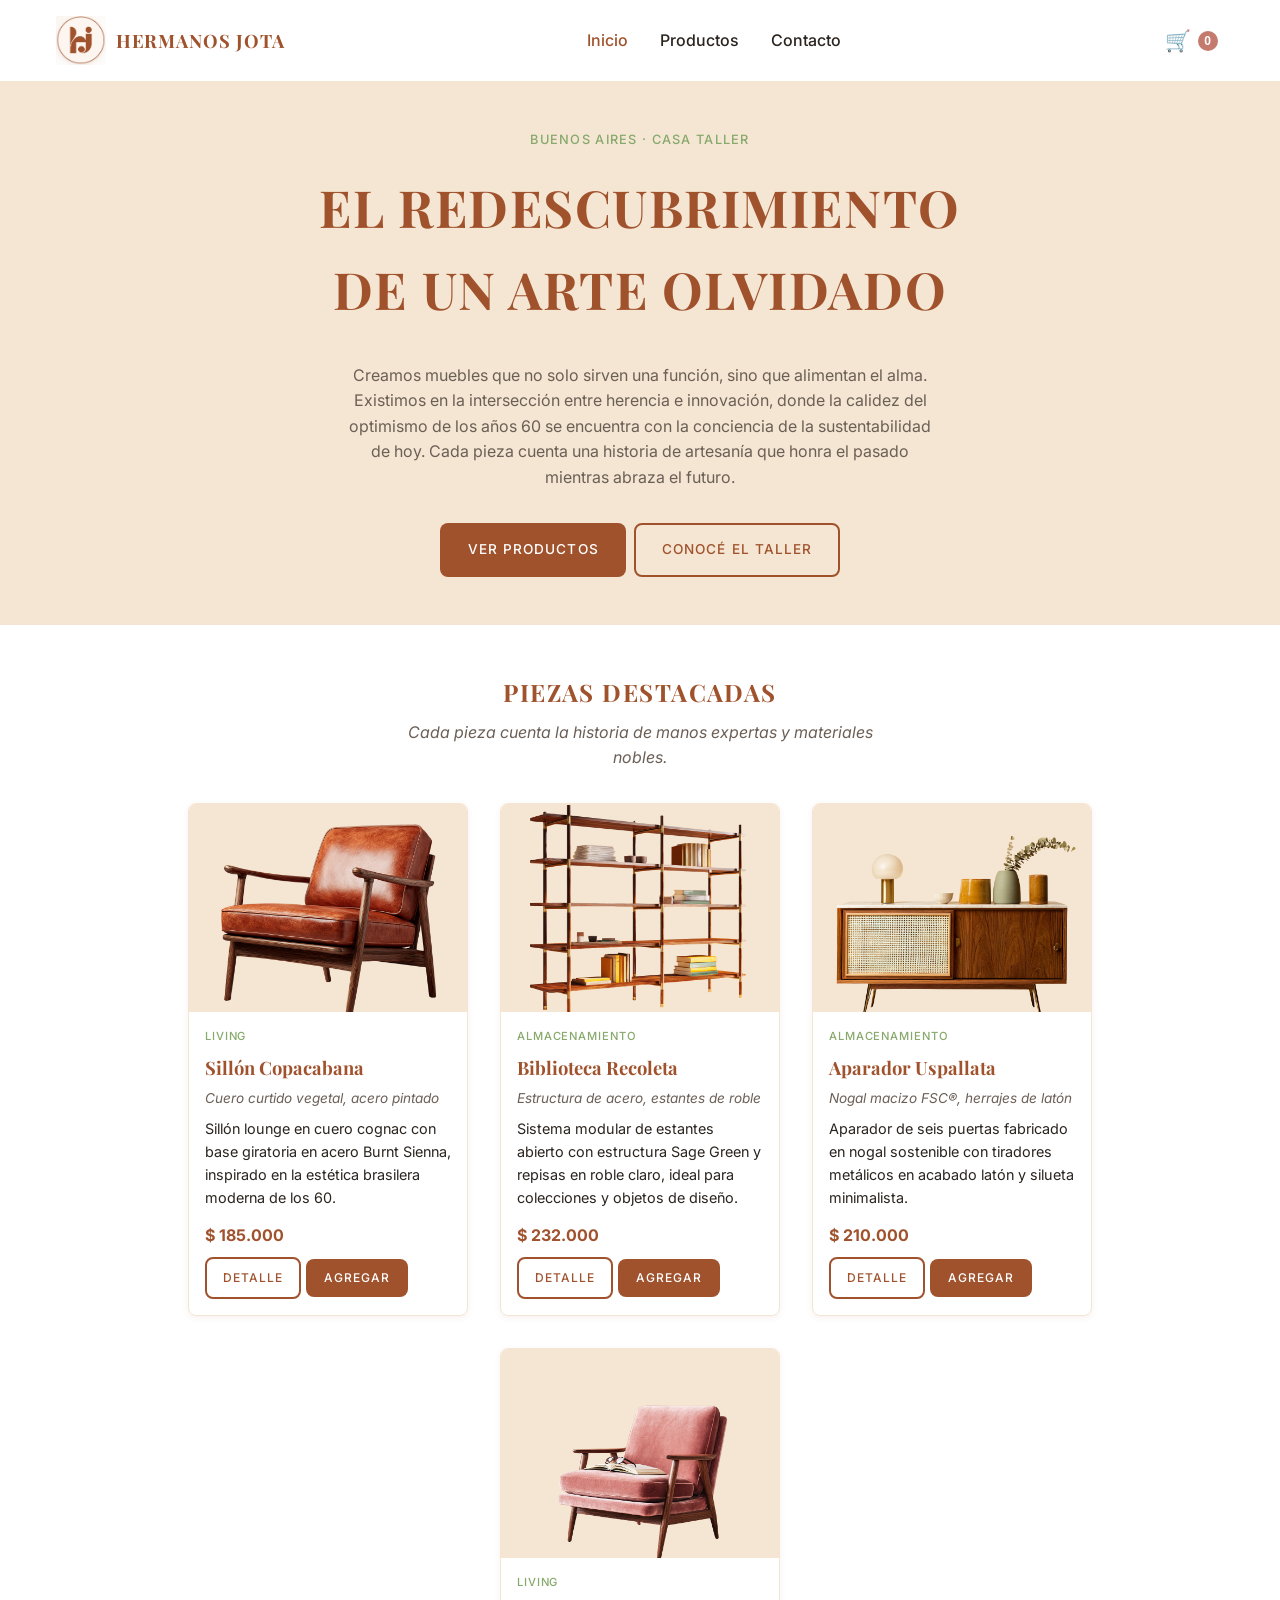
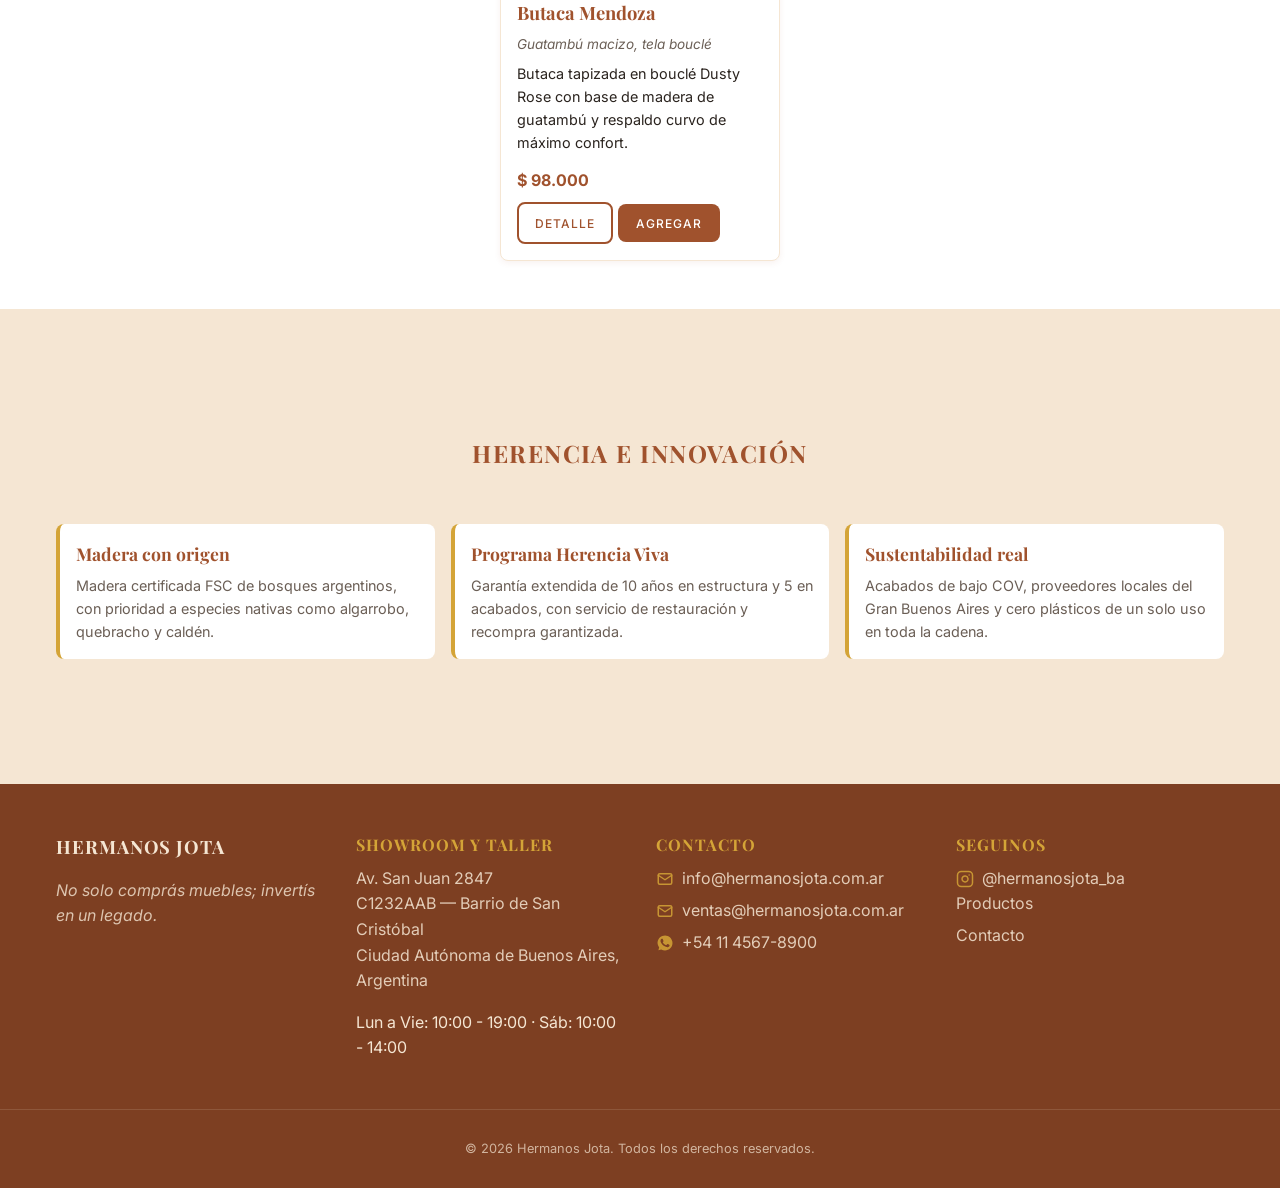
<file: index.html>
<!DOCTYPE html>
<html lang="es">
<head>
    <meta charset="UTF-8">
    <meta name="viewport" content="width=device-width, initial-scale=1.0">
    <title>Hermanos Jota | Muebles con historia</title>
    <meta name="description" content="Hermanos Jota: muebles artesanales que honran el pasado y abrazan el futuro. Diseño atemporal, materiales sustentables, calidez de siempre.">
    <link rel="preconnect" href="https://fonts.googleapis.com">
    <link rel="preconnect" href="https://fonts.gstatic.com" crossorigin>
    <link rel="icon" type="image/png" href="images/favicon-32x32.png">
    <link href="https://fonts.googleapis.com/css2?family=Inter:wght@300;400;500;700&family=Playfair+Display:wght@400;700&display=swap" rel="stylesheet">
    <link rel="stylesheet" href="css/styles.css">
</head>
<body>

    <header class="site-header">
        <div class="container header__inner">
            <a href="index.html" class="logo">
                <img src="images/HJ_logo.png" alt="Hermanos Jota" class="logo__image">
                <span class="logo__text">Hermanos Jota</span>
            </a>

            <button class="nav-toggle" id="navToggle" aria-label="Abrir menú de navegación" aria-expanded="false" aria-controls="mainNav">
                <span></span>
                <span></span>
                <span></span>
            </button>

            <nav class="main-nav" id="mainNav" aria-label="Navegación principal">
                <ul class="main-nav__list">
                    <li><a href="index.html" aria-current="page">Inicio</a></li>
                    <li><a href="productos.html">Productos</a></li>
                    <li><a href="contacto.html">Contacto</a></li>
                </ul>
            </nav>

            <button class="cart-button" id="cartButton" aria-label="Ver carrito de compras">
                <span class="cart-button__icon" aria-hidden="true">🛒</span>
                <span class="cart-button__count" id="cartCount">0</span>
            </button>
        </div>
    </header>

    <main>

        <section class="hero">
            <div class="container hero__inner">
                <p class="hero__eyebrow">Buenos Aires · Casa Taller</p>
                <h1 class="hero__title">El redescubrimiento de un arte olvidado</h1>
                <p class="hero__subtitle">
                    Creamos muebles que no solo sirven una función, sino que alimentan el alma.
                    Existimos en la intersección entre herencia e innovación, donde la calidez del
                    optimismo de los años 60 se encuentra con la conciencia de la sustentabilidad
                    de hoy. Cada pieza cuenta una historia de artesanía que honra el pasado
                    mientras abraza el futuro.
                </p>
                <div class="hero__actions">
                    <a href="productos.html" class="btn btn--primary">Ver productos</a>
                    <a href="contacto.html" class="btn btn--secondary">Conocé el taller</a>
                </div>
            </div>
        </section>

        <section class="featured" aria-labelledby="featured-title">
            <div class="container">
                <h2 id="featured-title" class="section-title">Piezas destacadas</h2>
                <p class="section-subtitle">
                    Cada pieza cuenta la historia de manos expertas y materiales nobles.
                </p>

                <div class="products-grid" id="productsGrid">
                    <p class="products-grid__loading" id="productsLoading">Cargando piezas destacadas...</p>
                </div>
            </div>
        </section>

        <section class="values" aria-labelledby="values-title">
            <div class="container">
                <br>
                <br>
                <br>
                <h2 id="values-title" class="section-title">Herencia e innovación</h2>
                                <br>
                <br>
                <div class="values__grid">
                    <article class="value-card">
                        <h3>Madera con origen</h3>
                        <p>Madera certificada FSC de bosques argentinos, con prioridad a especies nativas como algarrobo, quebracho y caldén.</p>
                    </article>
                    <article class="value-card">
                        <h3>Programa Herencia Viva</h3>
                        <p>Garantía extendida de 10 años en estructura y 5 en acabados, con servicio de restauración y recompra garantizada.</p>
                    </article>
                    <article class="value-card">
                        <h3>Sustentabilidad real</h3>
                        <p>Acabados de bajo COV, proveedores locales del Gran Buenos Aires y cero plásticos de un solo uso en toda la cadena.</p>
                    </article>
                </div>
                <br>
                <br>
                <br>
            </div>
        </section>

    </main>

    <!-- Notificación flotante (Toast) -->
    <div class="toast-notification" id="toastNotification" role="status" aria-live="polite" aria-atomic="true">
        <span class="toast-notification__icon">✓</span>
        <span class="toast-notification__message" id="toastMessage"></span>
    </div>

    <footer class="site-footer">
        <div class="container footer__inner">
            <div class="footer__brand">
                <span class="logo__text logo__text--light">Hermanos Jota</span>
                <p>No solo comprás muebles; invertís en un legado.</p>
            </div>

            <div class="footer__block">
                <h3>Showroom y taller</h3>
                <address>
                    Av. San Juan 2847<br>
                    C1232AAB — Barrio de San Cristóbal<br>
                    Ciudad Autónoma de Buenos Aires, Argentina
                </address>
                <p>Lun a Vie: 10:00 - 19:00 · Sáb: 10:00 - 14:00</p>
            </div>

            <div class="footer__block">
                <h3>Contacto</h3>
                <ul class="footer__list">
                    <li>
                        <a href="mailto:info@hermanosjota.com.ar" class="footer__link">
                            <svg class="footer__icon" viewBox="0 0 24 24" width="18" height="18" fill="none" stroke="currentColor" stroke-width="2" stroke-linecap="round" stroke-linejoin="round" aria-hidden="true" focusable="false">
                                <rect x="3" y="5" width="18" height="14" rx="2"></rect>
                                <path d="M3 7l9 6 9-6"></path>
                            </svg>
                            info@hermanosjota.com.ar
                        </a>
                    </li>
                    <li>
                        <a href="mailto:ventas@hermanosjota.com.ar" class="footer__link">
                            <svg class="footer__icon" viewBox="0 0 24 24" width="18" height="18" fill="none" stroke="currentColor" stroke-width="2" stroke-linecap="round" stroke-linejoin="round" aria-hidden="true" focusable="false">
                                <rect x="3" y="5" width="18" height="14" rx="2"></rect>
                                <path d="M3 7l9 6 9-6"></path>
                            </svg>
                            ventas@hermanosjota.com.ar
                        </a>
                    </li>
                    <li>
                        <a href="https://wa.me/5491145678900" class="footer__link" target="_blank" rel="noopener noreferrer">
                            <svg class="footer__icon" viewBox="0 0 24 24" width="18" height="18" fill="currentColor" aria-hidden="true" focusable="false">
                                <path d="M17.472 14.382c-.297-.149-1.758-.867-2.03-.967-.273-.099-.471-.148-.67.15-.197.297-.767.966-.94 1.164-.173.199-.347.223-.644.075-.297-.15-1.255-.463-2.39-1.475-.883-.788-1.48-1.761-1.653-2.059-.173-.297-.018-.458.13-.606.134-.133.298-.347.446-.52.149-.174.198-.298.298-.497.099-.198.05-.371-.025-.52-.075-.149-.669-1.612-.916-2.207-.242-.579-.487-.5-.669-.51-.173-.008-.371-.01-.57-.01-.198 0-.52.074-.792.372-.272.297-1.04 1.016-1.04 2.479 0 1.462 1.065 2.875 1.213 3.074.149.198 2.096 3.2 5.077 4.487.709.306 1.262.489 1.694.625.712.227 1.36.195 1.871.118.571-.085 1.758-.719 2.006-1.413.248-.694.248-1.289.173-1.413-.074-.124-.272-.198-.57-.347zM12.05 22c-1.83 0-3.615-.508-5.156-1.472l-3.706.972.988-3.62A9.925 9.925 0 0 1 2 12.05C2 6.5 6.53 2 12.05 2 17.5 2 22 6.5 22 12.05 22 17.5 17.5 22 12.05 22z"></path>
                            </svg>
                            +54 11 4567-8900
                        </a>
                    </li>
                </ul>
            </div>

            <div class="footer__block">
                <h3>Seguinos</h3>
                <ul class="footer__list">
                    <li>
                        <a href="https://instagram.com/hermanosjota_ba" target="_blank" rel="noopener noreferrer" class="footer__link">
                            <svg class="footer__icon" viewBox="0 0 24 24" width="18" height="18" fill="none" stroke="currentColor" stroke-width="2" stroke-linecap="round" stroke-linejoin="round" aria-hidden="true" focusable="false">
                                <rect x="2" y="2" width="20" height="20" rx="5" ry="5"></rect>
                                <path d="M16 11.37A4 4 0 1 1 12.63 8 4 4 0 0 1 16 11.37z"></path>
                                <line x1="17.5" y1="6.5" x2="17.51" y2="6.5"></line>
                            </svg>
                            @hermanosjota_ba
                        </a>
                    </li>
                </ul>
                <nav aria-label="Navegación del pie de página">
                    <ul class="footer__list">
                        <li><a href="productos.html">Productos</a></li>
                        <li><a href="contacto.html">Contacto</a></li>
                    </ul>
                </nav>
            </div>
        </div>

        <div class="footer__bottom">
            <p>&copy; 2026 Hermanos Jota. Todos los derechos reservados.</p>
        </div>
    </footer>

    <script src="js/products.js"></script>
    <script src="js/main.js"></script>
</body>
</html>
</file>
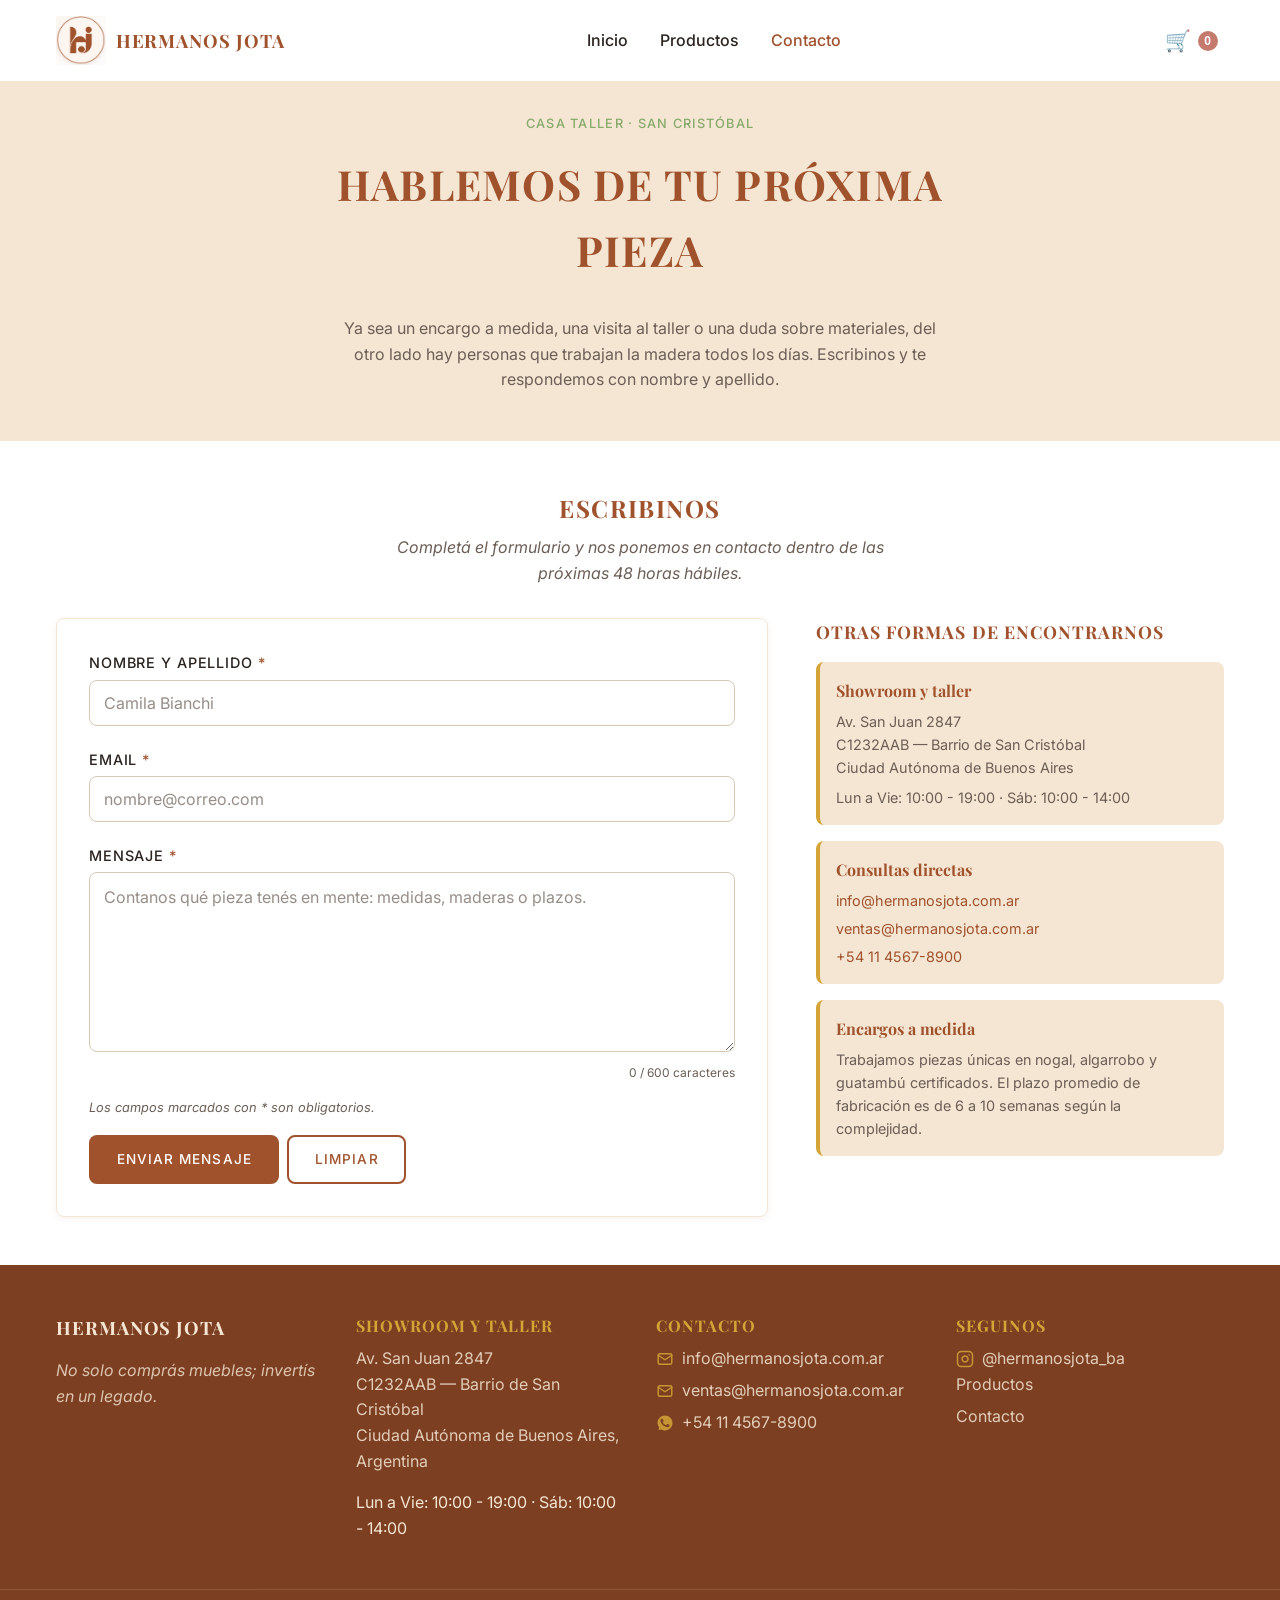
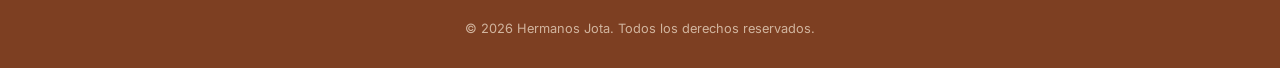
<file: contacto.html>
<!DOCTYPE html>
<html lang="es">
<head>
    <meta charset="UTF-8">
    <meta name="viewport" content="width=device-width, initial-scale=1.0">
    <title>Contacto | Hermanos Jota</title>
    <meta name="description" content="Escribinos para encargos a medida, visitas al taller o consultas sobre nuestras piezas. Hermanos Jota, San Cristóbal, Buenos Aires.">
    <link rel="preconnect" href="https://fonts.googleapis.com">
    <link rel="preconnect" href="https://fonts.gstatic.com" crossorigin>
    <link rel="icon" type="image/png" href="images/favicon-32x32.png">
    <link href="https://fonts.googleapis.com/css2?family=Inter:wght@300;400;500;700&family=Playfair+Display:wght@400;700&display=swap" rel="stylesheet">
    <link rel="stylesheet" href="css/styles.css">
</head>
<body>

    <header class="site-header">
        <div class="container header__inner">
            <a href="index.html" class="logo">
                <img src="images/HJ_logo.png" alt="Hermanos Jota" class="logo__image">
                <span class="logo__text">Hermanos Jota</span>
            </a>

            <button class="nav-toggle" id="navToggle" aria-label="Abrir menú de navegación" aria-expanded="false" aria-controls="mainNav">
                <span></span>
                <span></span>
                <span></span>
            </button>

            <nav class="main-nav" id="mainNav" aria-label="Navegación principal">
                <ul class="main-nav__list">
                    <li><a href="index.html">Inicio</a></li>
                    <li><a href="productos.html">Productos</a></li>
                    <li><a href="contacto.html" aria-current="page">Contacto</a></li>
                </ul>
            </nav>

            <button class="cart-button" id="cartButton" aria-label="Ver carrito de compras">
                <span class="cart-button__icon" aria-hidden="true">🛒</span>
                <span class="cart-button__count" id="cartCount">0</span>
            </button>
        </div>
    </header>

    <main>

        <section class="hero hero--compact">
            <div class="container hero__inner">
                <p class="hero__eyebrow">Casa Taller · San Cristóbal</p>
                <h1 class="hero__title">Hablemos de tu próxima pieza</h1>
                <p class="hero__subtitle">
                    Ya sea un encargo a medida, una visita al taller o una duda sobre materiales,
                    del otro lado hay personas que trabajan la madera todos los días. Escribinos
                    y te respondemos con nombre y apellido.
                </p>
            </div>
        </section>

        <section class="contact" aria-labelledby="contact-title">
            <div class="container">
                <h2 id="contact-title" class="section-title">Escribinos</h2>
                <p class="section-subtitle">
                    Completá el formulario y nos ponemos en contacto dentro de las próximas 48 horas hábiles.
                </p>

                <div class="contact__layout">

                    <div class="contact__form-wrap">
                        <div class="form-success" id="formSuccess" role="status" aria-live="polite" tabindex="-1" hidden></div>

                        <form class="contact-form" id="contactForm" novalidate>
                            <div class="form-field">
                                <label class="form-field__label" for="nombre">
                                    Nombre y apellido <span class="form-field__required" aria-hidden="true">*</span>
                                </label>
                                <input
                                    class="form-field__input"
                                    type="text"
                                    id="nombre"
                                    name="nombre"
                                    autocomplete="name"
                                    placeholder="Camila Bianchi"
                                    aria-describedby="error-nombre"
                                    required>
                                <p class="form-field__error" id="error-nombre" role="alert"></p>
                            </div>

                            <div class="form-field">
                                <label class="form-field__label" for="email">
                                    Email <span class="form-field__required" aria-hidden="true">*</span>
                                </label>
                                <input
                                    class="form-field__input"
                                    type="email"
                                    id="email"
                                    name="email"
                                    autocomplete="email"
                                    placeholder="nombre@correo.com"
                                    aria-describedby="error-email"
                                    required>
                                <p class="form-field__error" id="error-email" role="alert"></p>
                            </div>

                            <div class="form-field">
                                <label class="form-field__label" for="mensaje">
                                    Mensaje <span class="form-field__required" aria-hidden="true">*</span>
                                </label>
                                <textarea
                                    class="form-field__input form-field__input--textarea"
                                    id="mensaje"
                                    name="mensaje"
                                    rows="6"
                                    maxlength="600"
                                    placeholder="Contanos qué pieza tenés en mente: medidas, maderas o plazos."
                                    aria-describedby="error-mensaje mensajeCounter"
                                    required></textarea>
                                <p class="form-field__error" id="error-mensaje" role="alert"></p>
                                <p class="form-field__counter" id="mensajeCounter">0 / 600 caracteres</p>
                            </div>

                            <p class="form-field__note">Los campos marcados con * son obligatorios.</p>

                            <div class="contact-form__actions">
                                <button type="submit" class="btn btn--primary">Enviar mensaje</button>
                                <button type="reset" class="btn btn--secondary">Limpiar</button>
                            </div>
                        </form>
                    </div>

                    <aside class="contact__aside" aria-labelledby="contact-aside-title">
                        <h3 id="contact-aside-title" class="contact__aside-title">Otras formas de encontrarnos</h3>

                        <article class="info-card">
                            <h4>Showroom y taller</h4>
                            <address>
                                Av. San Juan 2847<br>
                                C1232AAB — Barrio de San Cristóbal<br>
                                Ciudad Autónoma de Buenos Aires
                            </address>
                            <p>Lun a Vie: 10:00 - 19:00 · Sáb: 10:00 - 14:00</p>
                        </article>

                        <article class="info-card">
                            <h4>Consultas directas</h4>
                            <ul class="info-card__list">
                                <li><a href="mailto:info@hermanosjota.com.ar">info@hermanosjota.com.ar</a></li>
                                <li><a href="mailto:ventas@hermanosjota.com.ar">ventas@hermanosjota.com.ar</a></li>
                                <li><a href="https://wa.me/5491145678900" target="_blank" rel="noopener noreferrer">+54 11 4567-8900</a></li>
                            </ul>
                        </article>

                        <article class="info-card">
                            <h4>Encargos a medida</h4>
                            <p>
                                Trabajamos piezas únicas en nogal, algarrobo y guatambú certificados.
                                El plazo promedio de fabricación es de 6 a 10 semanas según la complejidad.
                            </p>
                        </article>
                    </aside>

                </div>
            </div>
        </section>

    </main>

    <footer class="site-footer">
        <div class="container footer__inner">
            <div class="footer__brand">
                <span class="logo__text logo__text--light">Hermanos Jota</span>
                <p>No solo comprás muebles; invertís en un legado.</p>
            </div>

            <div class="footer__block">
                <h3>Showroom y taller</h3>
                <address>
                    Av. San Juan 2847<br>
                    C1232AAB — Barrio de San Cristóbal<br>
                    Ciudad Autónoma de Buenos Aires, Argentina
                </address>
                <p>Lun a Vie: 10:00 - 19:00 · Sáb: 10:00 - 14:00</p>
            </div>

            <div class="footer__block">
                <h3>Contacto</h3>
                <ul class="footer__list">
                    <li>
                        <a href="mailto:info@hermanosjota.com.ar" class="footer__link">
                            <svg class="footer__icon" viewBox="0 0 24 24" width="18" height="18" fill="none" stroke="currentColor" stroke-width="2" stroke-linecap="round" stroke-linejoin="round" aria-hidden="true" focusable="false">
                                <rect x="3" y="5" width="18" height="14" rx="2"></rect>
                                <path d="M3 7l9 6 9-6"></path>
                            </svg>
                            info@hermanosjota.com.ar
                        </a>
                    </li>
                    <li>
                        <a href="mailto:ventas@hermanosjota.com.ar" class="footer__link">
                            <svg class="footer__icon" viewBox="0 0 24 24" width="18" height="18" fill="none" stroke="currentColor" stroke-width="2" stroke-linecap="round" stroke-linejoin="round" aria-hidden="true" focusable="false">
                                <rect x="3" y="5" width="18" height="14" rx="2"></rect>
                                <path d="M3 7l9 6 9-6"></path>
                            </svg>
                            ventas@hermanosjota.com.ar
                        </a>
                    </li>
                    <li>
                        <a href="https://wa.me/5491145678900" class="footer__link" target="_blank" rel="noopener noreferrer">
                            <svg class="footer__icon" viewBox="0 0 24 24" width="18" height="18" fill="currentColor" aria-hidden="true" focusable="false">
                                <path d="M17.472 14.382c-.297-.149-1.758-.867-2.03-.967-.273-.099-.471-.148-.67.15-.197.297-.767.966-.94 1.164-.173.199-.347.223-.644.075-.297-.15-1.255-.463-2.39-1.475-.883-.788-1.48-1.761-1.653-2.059-.173-.297-.018-.458.13-.606.134-.133.298-.347.446-.52.149-.174.198-.298.298-.497.099-.198.05-.371-.025-.52-.075-.149-.669-1.612-.916-2.207-.242-.579-.487-.5-.669-.51-.173-.008-.371-.01-.57-.01-.198 0-.52.074-.792.372-.272.297-1.04 1.016-1.04 2.479 0 1.462 1.065 2.875 1.213 3.074.149.198 2.096 3.2 5.077 4.487.709.306 1.262.489 1.694.625.712.227 1.36.195 1.871.118.571-.085 1.758-.719 2.006-1.413.248-.694.248-1.289.173-1.413-.074-.124-.272-.198-.57-.347zM12.05 22c-1.83 0-3.615-.508-5.156-1.472l-3.706.972.988-3.62A9.925 9.925 0 0 1 2 12.05C2 6.5 6.53 2 12.05 2 17.5 2 22 6.5 22 12.05 22 17.5 17.5 22 12.05 22z"></path>
                            </svg>
                            +54 11 4567-8900
                        </a>
                    </li>
                </ul>
            </div>

            <div class="footer__block">
                <h3>Seguinos</h3>
                <ul class="footer__list">
                    <li>
                        <a href="https://instagram.com/hermanosjota_ba" target="_blank" rel="noopener noreferrer" class="footer__link">
                            <svg class="footer__icon" viewBox="0 0 24 24" width="18" height="18" fill="none" stroke="currentColor" stroke-width="2" stroke-linecap="round" stroke-linejoin="round" aria-hidden="true" focusable="false">
                                <rect x="2" y="2" width="20" height="20" rx="5" ry="5"></rect>
                                <path d="M16 11.37A4 4 0 1 1 12.63 8 4 4 0 0 1 16 11.37z"></path>
                                <line x1="17.5" y1="6.5" x2="17.51" y2="6.5"></line>
                            </svg>
                            @hermanosjota_ba
                        </a>
                    </li>
                </ul>
                <nav aria-label="Navegación del pie de página">
                    <ul class="footer__list">
                        <li><a href="productos.html">Productos</a></li>
                        <li><a href="contacto.html">Contacto</a></li>
                    </ul>
                </nav>
            </div>
        </div>

        <div class="footer__bottom">
            <p>&copy; 2026 Hermanos Jota. Todos los derechos reservados.</p>
        </div>
    </footer>

    <script src="js/main.js"></script>
    <script src="js/contacto.js"></script>
</body>
</html>
</file>
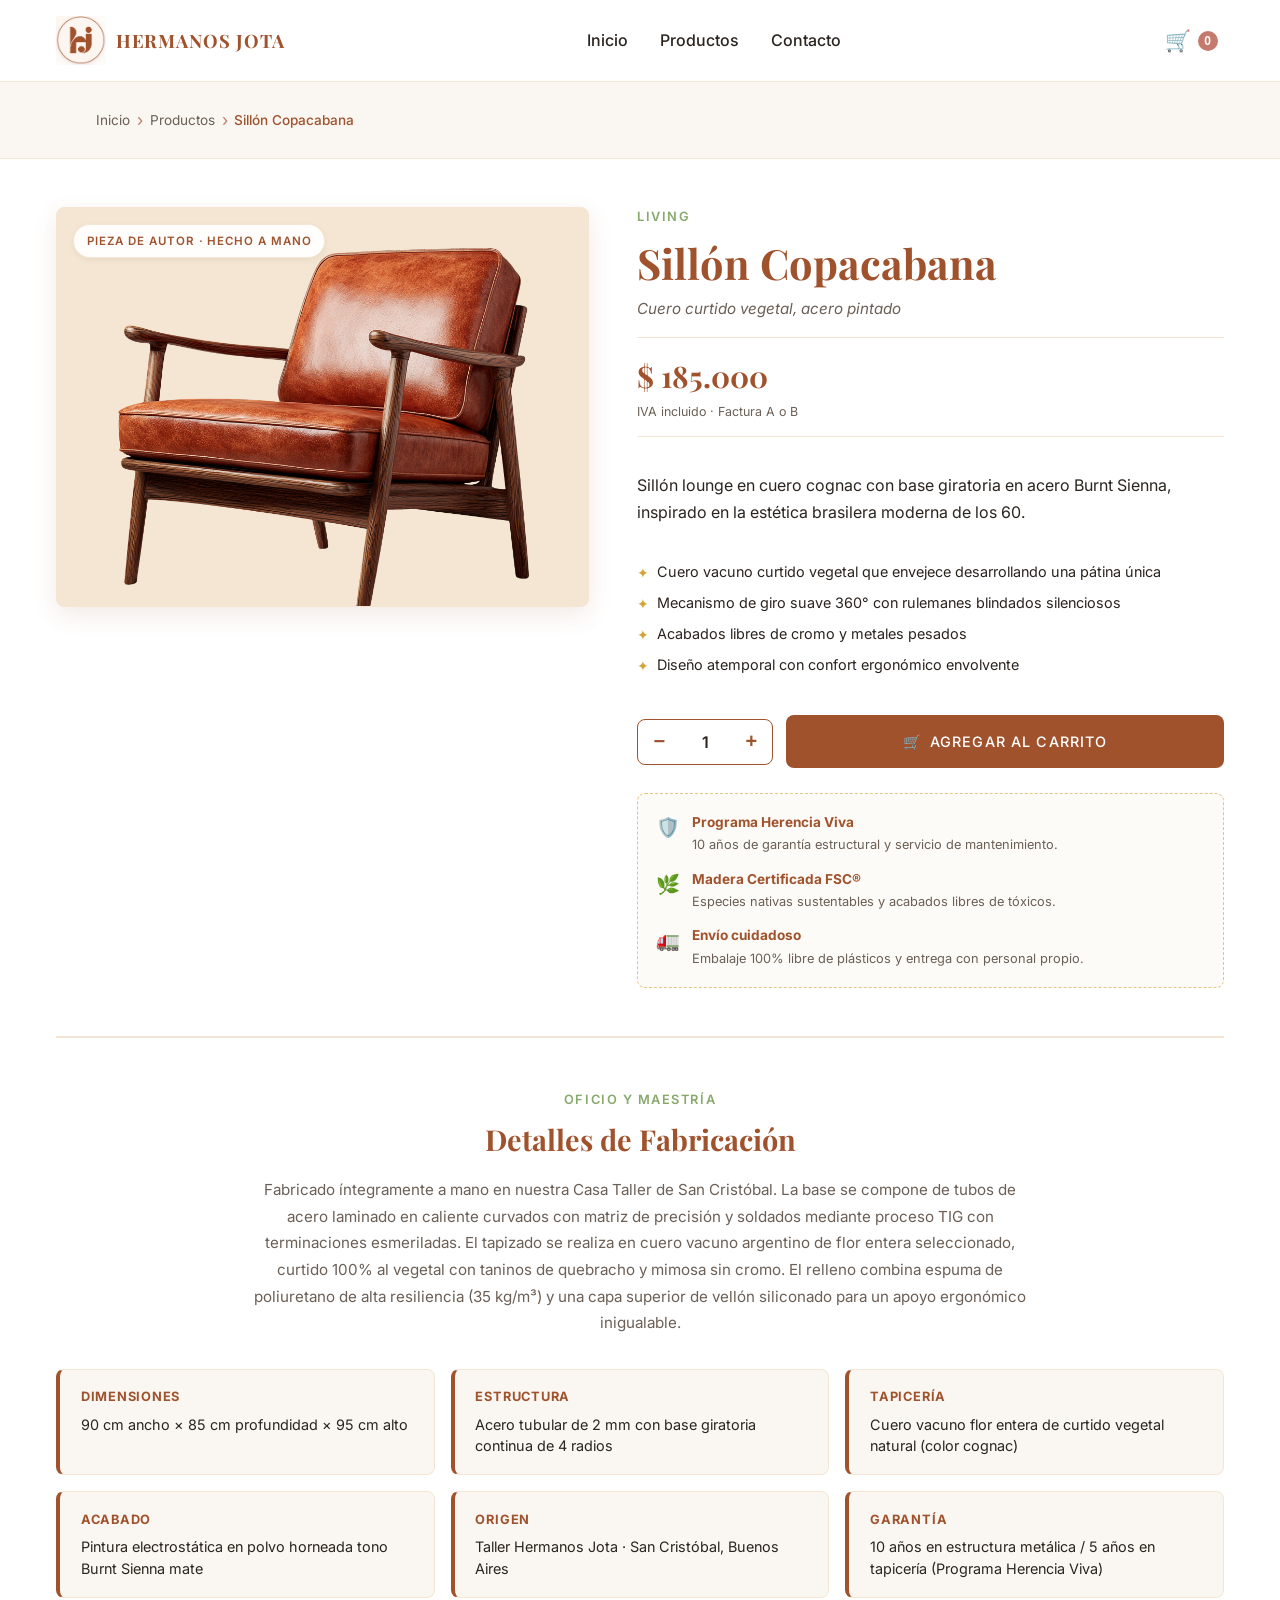
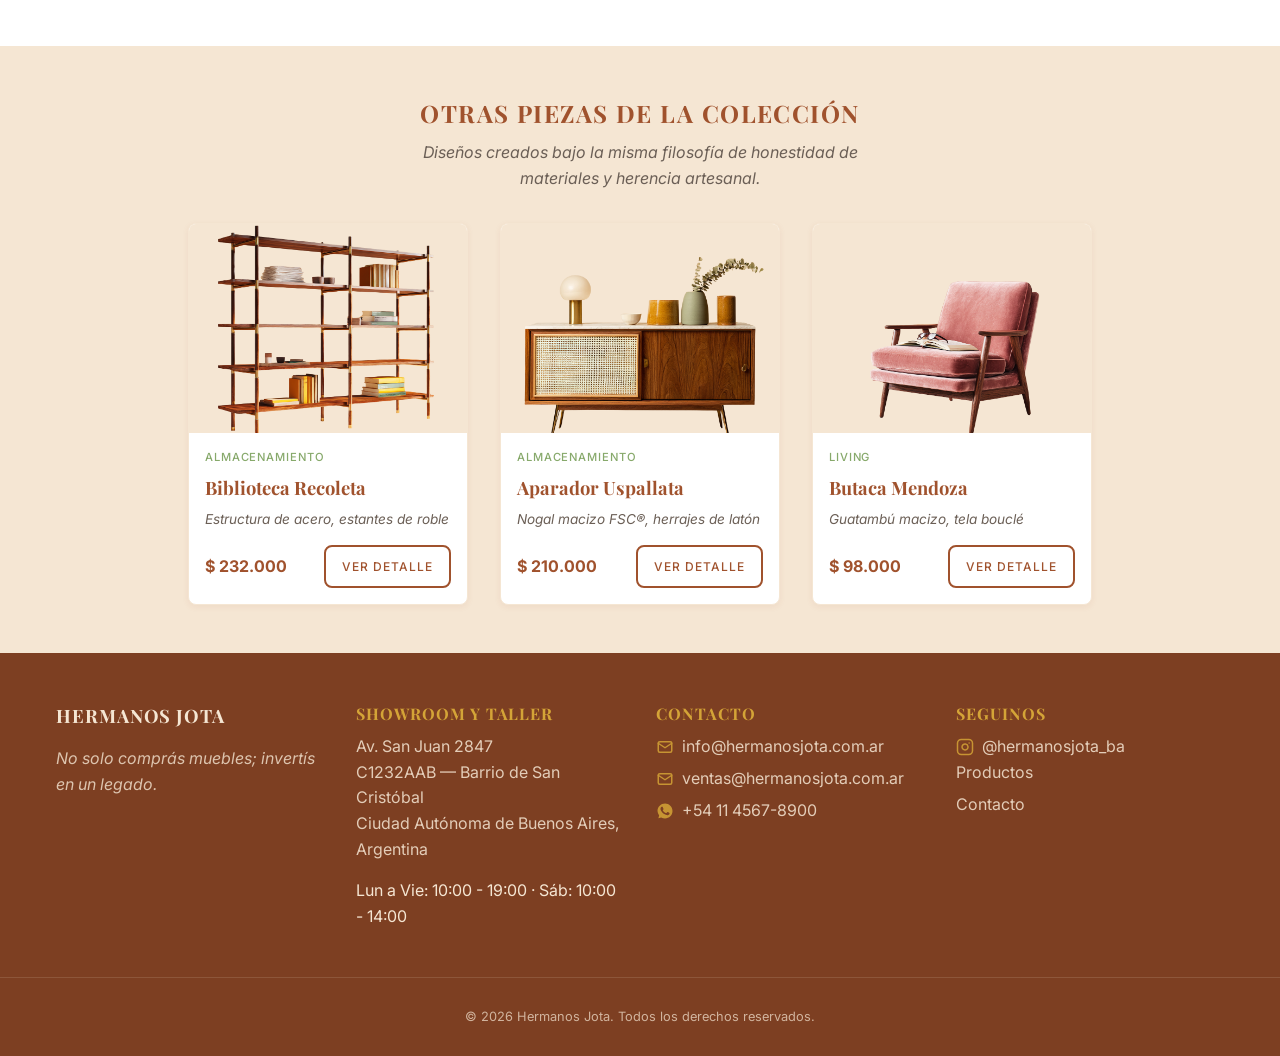
<file: producto.html>
<!DOCTYPE html>
<html lang="es">
<head>
    <meta charset="UTF-8">
    <meta name="viewport" content="width=device-width, initial-scale=1.0">
    <title id="pageTitle">Detalle de Producto | Hermanos Jota</title>
    <meta name="description" id="metaDescription" content="Descubrí los detalles de fabricación, materiales nobles y diseño atemporal de Hermanos Jota.">
    <link rel="preconnect" href="https://fonts.googleapis.com">
    <link rel="preconnect" href="https://fonts.gstatic.com" crossorigin>
    <link rel="icon" type="image/png" href="images/favicon-32x32.png">
    <link href="https://fonts.googleapis.com/css2?family=Inter:wght@300;400;500;700&family=Playfair+Display:wght@400;700&display=swap" rel="stylesheet">
    <link rel="stylesheet" href="css/styles.css">
</head>
<body>

    <header class="site-header">
        <div class="container header__inner">
            <a href="index.html" class="logo">
                <img src="images/HJ_logo.png" alt="Hermanos Jota" class="logo__image">
                <span class="logo__text">Hermanos Jota</span>
            </a>

            <button class="nav-toggle" id="navToggle" aria-label="Abrir menú de navegación" aria-expanded="false" aria-controls="mainNav">
                <span></span>
                <span></span>
                <span></span>
            </button>

            <nav class="main-nav" id="mainNav" aria-label="Navegación principal">
                <ul class="main-nav__list">
                    <li><a href="index.html">Inicio</a></li>
                    <li><a href="productos.html">Productos</a></li>
                    <li><a href="contacto.html">Contacto</a></li>
                </ul>
            </nav>

            <button class="cart-button" id="cartButton" aria-label="Ver carrito de compras">
                <span class="cart-button__icon" aria-hidden="true">🛒</span>
                <span class="cart-button__count" id="cartCount">0</span>
            </button>
        </div>
    </header>

    <main>
        <!-- Miga de pan / Breadcrumb -->
        <nav class="breadcrumb" aria-label="Ruta de navegación">
            <div class="container">
                <ol class="breadcrumb__list">
                    <li class="breadcrumb__item"><a href="index.html">Inicio</a></li>
                    <li class="breadcrumb__item"><a href="index.html#featured-title">Productos</a></li>
                    <li class="breadcrumb__item breadcrumb__item--active" id="breadcrumbCurrent" aria-current="page">Detalle de producto</li>
                </ol>
            </div>
        </nav>

        <!-- Detalle de Producto -->
        <section class="product-detail" aria-labelledby="productTitle">
            <div class="container" id="productDetailContainer">
                <div class="product-detail__loading" id="detailLoading">
                    <p class="products-grid__loading">Cargando detalles de la pieza...</p>
                </div>
            </div>
        </section>

        <!-- Piezas Relacionadas -->
        <section class="related-products" aria-labelledby="relatedTitle">
            <div class="container">
                <h2 id="relatedTitle" class="section-title">Otras piezas de la colección</h2>
                <p class="section-subtitle">
                    Diseños creados bajo la misma filosofía de honestidad de materiales y herencia artesanal.
                </p>
                <div class="products-grid" id="relatedGrid">
                    <!-- Productos relacionados inyectados dinámicamente -->
                </div>
            </div>
        </section>
    </main>

    <!-- Notificación flotante (Toast) -->
    <div class="toast-notification" id="toastNotification" role="status" aria-live="polite" aria-atomic="true">
        <span class="toast-notification__icon">✓</span>
        <span class="toast-notification__message" id="toastMessage"></span>
    </div>

    <footer class="site-footer">
        <div class="container footer__inner">
            <div class="footer__brand">
                <span class="logo__text logo__text--light">Hermanos Jota</span>
                <p>No solo comprás muebles; invertís en un legado.</p>
            </div>

            <div class="footer__block">
                <h3>Showroom y taller</h3>
                <address>
                    Av. San Juan 2847<br>
                    C1232AAB — Barrio de San Cristóbal<br>
                    Ciudad Autónoma de Buenos Aires, Argentina
                </address>
                <p>Lun a Vie: 10:00 - 19:00 · Sáb: 10:00 - 14:00</p>
            </div>

            <div class="footer__block">
                <h3>Contacto</h3>
                <ul class="footer__list">
                    <li>
                        <a href="mailto:info@hermanosjota.com.ar" class="footer__link">
                            <svg class="footer__icon" viewBox="0 0 24 24" width="18" height="18" fill="none" stroke="currentColor" stroke-width="2" stroke-linecap="round" stroke-linejoin="round" aria-hidden="true" focusable="false">
                                <rect x="3" y="5" width="18" height="14" rx="2"></rect>
                                <path d="M3 7l9 6 9-6"></path>
                            </svg>
                            info@hermanosjota.com.ar
                        </a>
                    </li>
                    <li>
                        <a href="mailto:ventas@hermanosjota.com.ar" class="footer__link">
                            <svg class="footer__icon" viewBox="0 0 24 24" width="18" height="18" fill="none" stroke="currentColor" stroke-width="2" stroke-linecap="round" stroke-linejoin="round" aria-hidden="true" focusable="false">
                                <rect x="3" y="5" width="18" height="14" rx="2"></rect>
                                <path d="M3 7l9 6 9-6"></path>
                            </svg>
                            ventas@hermanosjota.com.ar
                        </a>
                    </li>
                    <li>
                        <a href="https://wa.me/5491145678900" class="footer__link" target="_blank" rel="noopener noreferrer">
                            <svg class="footer__icon" viewBox="0 0 24 24" width="18" height="18" fill="currentColor" aria-hidden="true" focusable="false">
                                <path d="M17.472 14.382c-.297-.149-1.758-.867-2.03-.967-.273-.099-.471-.148-.67.15-.197.297-.767.966-.94 1.164-.173.199-.347.223-.644.075-.297-.15-1.255-.463-2.39-1.475-.883-.788-1.48-1.761-1.653-2.059-.173-.297-.018-.458.13-.606.134-.133.298-.347.446-.52.149-.174.198-.298.298-.497.099-.198.05-.371-.025-.52-.075-.149-.669-1.612-.916-2.207-.242-.579-.487-.5-.669-.51-.173-.008-.371-.01-.57-.01-.198 0-.52.074-.792.372-.272.297-1.04 1.016-1.04 2.479 0 1.462 1.065 2.875 1.213 3.074.149.198 2.096 3.2 5.077 4.487.709.306 1.262.489 1.694.625.712.227 1.36.195 1.871.118.571-.085 1.758-.719 2.006-1.413.248-.694.248-1.289.173-1.413-.074-.124-.272-.198-.57-.347zM12.05 22c-1.83 0-3.615-.508-5.156-1.472l-3.706.972.988-3.62A9.925 9.925 0 0 1 2 12.05C2 6.5 6.53 2 12.05 2 17.5 2 22 6.5 22 12.05 22 17.5 17.5 22 12.05 22z"></path>
                            </svg>
                            +54 11 4567-8900
                        </a>
                    </li>
                </ul>
            </div>

            <div class="footer__block">
                <h3>Seguinos</h3>
                <ul class="footer__list">
                    <li>
                        <a href="https://instagram.com/hermanosjota_ba" target="_blank" rel="noopener noreferrer" class="footer__link">
                            <svg class="footer__icon" viewBox="0 0 24 24" width="18" height="18" fill="none" stroke="currentColor" stroke-width="2" stroke-linecap="round" stroke-linejoin="round" aria-hidden="true" focusable="false">
                                <rect x="2" y="2" width="20" height="20" rx="5" ry="5"></rect>
                                <path d="M16 11.37A4 4 0 1 1 12.63 8 4 4 0 0 1 16 11.37z"></path>
                                <line x1="17.5" y1="6.5" x2="17.51" y2="6.5"></line>
                            </svg>
                            @hermanosjota_ba
                        </a>
                    </li>
                </ul>
                <nav aria-label="Navegación del pie de página">
                    <ul class="footer__list">
                        <li><a href="productos.html">Productos</a></li>
                        <li><a href="contacto.html">Contacto</a></li>
                    </ul>
                </nav>
            </div>
        </div>

        <div class="footer__bottom">
            <p>&copy; 2026 Hermanos Jota. Todos los derechos reservados.</p>
        </div>
    </footer>

    <script src="js/products.js"></script>
    <script src="js/product-detail.js"></script>
</body>
</html>
</file>
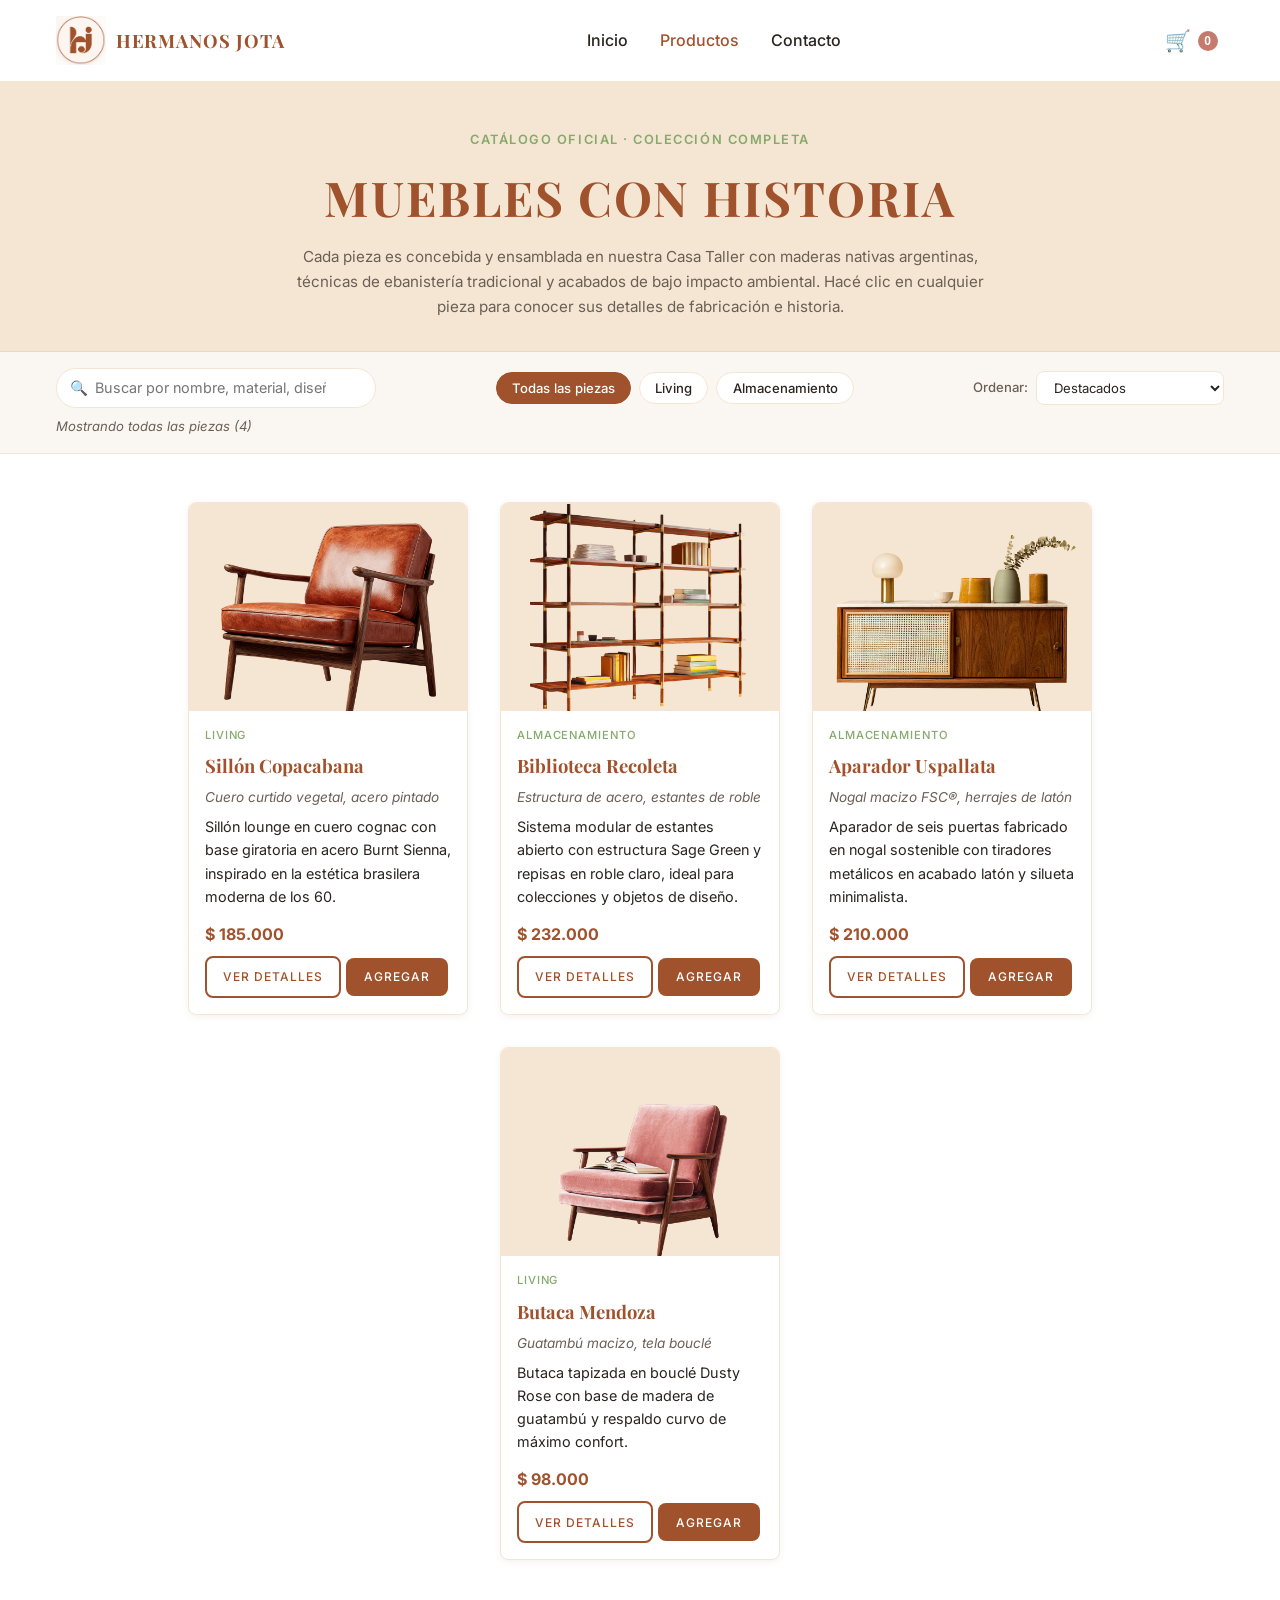
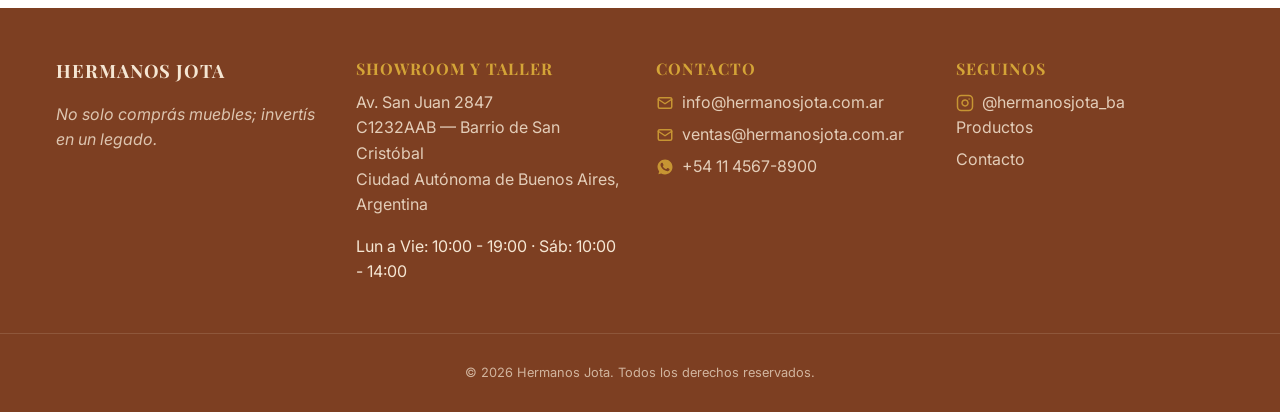
<file: productos.html>
<!DOCTYPE html>
<html lang="es">
<head>
    <meta charset="UTF-8">
    <meta name="viewport" content="width=device-width, initial-scale=1.0">
    <title>Catálogo de Productos | Hermanos Jota</title>
    <meta name="description" content="Explorá el catálogo completo de muebles artesanales de Hermanos Jota. Diseño de autor, maderas nativas certificadas y detalles de fabricación que perduran.">
    <link rel="preconnect" href="https://fonts.googleapis.com">
    <link rel="preconnect" href="https://fonts.gstatic.com" crossorigin>
    <link rel="icon" type="image/png" href="images/favicon-32x32.png">
    <link href="https://fonts.googleapis.com/css2?family=Inter:wght@300;400;500;700&family=Playfair+Display:wght@400;700&display=swap" rel="stylesheet">
    <link rel="stylesheet" href="css/styles.css">
</head>
<body>

    <header class="site-header">
        <div class="container header__inner">
            <a href="index.html" class="logo">
                <img src="images/HJ_logo.png" alt="Hermanos Jota" class="logo__image">
                <span class="logo__text">Hermanos Jota</span>
            </a>

            <button class="nav-toggle" id="navToggle" aria-label="Abrir menú de navegación" aria-expanded="false" aria-controls="mainNav">
                <span></span>
                <span></span>
                <span></span>
            </button>

            <nav class="main-nav" id="mainNav" aria-label="Navegación principal">
                <ul class="main-nav__list">
                    <li><a href="index.html">Inicio</a></li>
                    <li><a href="productos.html" aria-current="page">Productos</a></li>
                    <li><a href="contacto.html">Contacto</a></li>
                </ul>
            </nav>

            <button class="cart-button" id="cartButton" aria-label="Ver carrito de compras">
                <span class="cart-button__icon" aria-hidden="true">🛒</span>
                <span class="cart-button__count" id="cartCount">0</span>
            </button>
        </div>
    </header>

    <main>

        <!-- Cabecera del catálogo -->
        <section class="catalog-hero">
            <div class="container catalog-hero__inner">
                <p class="catalog-hero__eyebrow">Catálogo Oficial · Colección Completa</p>
                <h1 class="catalog-hero__title">Muebles con Historia</h1>
                <p class="catalog-hero__subtitle">
                    Cada pieza es concebida y ensamblada en nuestra Casa Taller con maderas nativas argentinas, 
                    técnicas de ebanistería tradicional y acabados de bajo impacto ambiental. 
                    Hacé clic en cualquier pieza para conocer sus detalles de fabricación e historia.
                </p>
            </div>
        </section>

        <!-- Barra de herramientas del catálogo: búsqueda, filtros y ordenamiento -->
        <section class="catalog-controls" aria-label="Controles de búsqueda y filtros">
            <div class="container">
                <div class="catalog-toolbar">
                    <!-- Buscador en tiempo real -->
                    <div class="catalog-search">
                        <span class="catalog-search__icon" aria-hidden="true">🔍</span>
                        <input 
                            type="search" 
                            id="catalogSearchInput" 
                            class="catalog-search__input" 
                            placeholder="Buscar por nombre, material, diseño..." 
                            aria-label="Buscar en el catálogo"
                            autocomplete="off"
                        >
                        <button type="button" id="clearSearchBtn" class="catalog-search__clear" aria-label="Limpiar búsqueda" hidden>&times;</button>
                    </div>

                    <!-- Filtro por categorías -->
                    <div class="category-pills" id="categoryPills" role="group" aria-label="Filtrar por categoría">
                        <button type="button" class="category-pill category-pill--active" data-category="all">
                            Todas las piezas
                        </button>
                        <button type="button" class="category-pill" data-category="Living">
                            Living
                        </button>
                        <button type="button" class="category-pill" data-category="Almacenamiento">
                            Almacenamiento
                        </button>
                    </div>

                    <!-- Selector de ordenamiento -->
                    <div class="catalog-sort">
                        <label for="catalogSortSelect" class="catalog-sort__label">Ordenar:</label>
                        <select id="catalogSortSelect" class="catalog-sort__select" aria-label="Ordenar productos">
                            <option value="featured">Destacados</option>
                            <option value="price-asc">Precio: menor a mayor</option>
                            <option value="price-desc">Precio: mayor a menor</option>
                            <option value="name-asc">Nombre: A a Z</option>
                        </select>
                    </div>
                </div>

                <!-- Barra de estado / conteo de resultados -->
                <div class="catalog-status" id="catalogStatus" aria-live="polite">
                    <span id="resultsCount">Cargando colección...</span>
                </div>
            </div>
        </section>

        <!-- Grilla de productos del catálogo -->
        <section class="catalog-grid-section" aria-labelledby="catalogResultsTitle">
            <h2 id="catalogResultsTitle" class="visually-hidden">Piezas del catálogo</h2>
            <div class="container">
                <div class="products-grid" id="catalogProductsGrid">
                    <p class="products-grid__loading" id="catalogLoading">Cargando piezas del catálogo...</p>
                </div>
            </div>
        </section>

    </main>

    <!-- Notificación flotante (Toast) -->
    <div class="toast-notification" id="toastNotification" role="status" aria-live="polite" aria-atomic="true">
        <span class="toast-notification__icon">✓</span>
        <span class="toast-notification__message" id="toastMessage"></span>
    </div>

    <footer class="site-footer">
        <div class="container footer__inner">
            <div class="footer__brand">
                <span class="logo__text logo__text--light">Hermanos Jota</span>
                <p>No solo comprás muebles; invertís en un legado.</p>
            </div>

            <div class="footer__block">
                <h3>Showroom y taller</h3>
                <address>
                    Av. San Juan 2847<br>
                    C1232AAB — Barrio de San Cristóbal<br>
                    Ciudad Autónoma de Buenos Aires, Argentina
                </address>
                <p>Lun a Vie: 10:00 - 19:00 · Sáb: 10:00 - 14:00</p>
            </div>

            <div class="footer__block">
                <h3>Contacto</h3>
                <ul class="footer__list">
                    <li>
                        <a href="mailto:info@hermanosjota.com.ar" class="footer__link">
                            <svg class="footer__icon" viewBox="0 0 24 24" width="18" height="18" fill="none" stroke="currentColor" stroke-width="2" stroke-linecap="round" stroke-linejoin="round" aria-hidden="true" focusable="false">
                                <rect x="3" y="5" width="18" height="14" rx="2"></rect>
                                <path d="M3 7l9 6 9-6"></path>
                            </svg>
                            info@hermanosjota.com.ar
                        </a>
                    </li>
                    <li>
                        <a href="mailto:ventas@hermanosjota.com.ar" class="footer__link">
                            <svg class="footer__icon" viewBox="0 0 24 24" width="18" height="18" fill="none" stroke="currentColor" stroke-width="2" stroke-linecap="round" stroke-linejoin="round" aria-hidden="true" focusable="false">
                                <rect x="3" y="5" width="18" height="14" rx="2"></rect>
                                <path d="M3 7l9 6 9-6"></path>
                            </svg>
                            ventas@hermanosjota.com.ar
                        </a>
                    </li>
                    <li>
                        <a href="https://wa.me/5491145678900" class="footer__link" target="_blank" rel="noopener noreferrer">
                            <svg class="footer__icon" viewBox="0 0 24 24" width="18" height="18" fill="currentColor" aria-hidden="true" focusable="false">
                                <path d="M17.472 14.382c-.297-.149-1.758-.867-2.03-.967-.273-.099-.471-.148-.67.15-.197.297-.767.966-.94 1.164-.173.199-.347.223-.644.075-.297-.15-1.255-.463-2.39-1.475-.883-.788-1.48-1.761-1.653-2.059-.173-.297-.018-.458.13-.606.134-.133.298-.347.446-.52.149-.174.198-.298.298-.497.099-.198.05-.371-.025-.52-.075-.149-.669-1.612-.916-2.207-.242-.579-.487-.5-.669-.51-.173-.008-.371-.01-.57-.01-.198 0-.52.074-.792.372-.272.297-1.04 1.016-1.04 2.479 0 1.462 1.065 2.875 1.213 3.074.149.198 2.096 3.2 5.077 4.487.709.306 1.262.489 1.694.625.712.227 1.36.195 1.871.118.571-.085 1.758-.719 2.006-1.413.248-.694.248-1.289.173-1.413-.074-.124-.272-.198-.57-.347zM12.05 22c-1.83 0-3.615-.508-5.156-1.472l-3.706.972.988-3.62A9.925 9.925 0 0 1 2 12.05C2 6.5 6.53 2 12.05 2 17.5 2 22 6.5 22 12.05 22 17.5 17.5 22 12.05 22z"></path>
                            </svg>
                            +54 11 4567-8900
                        </a>
                    </li>
                </ul>
            </div>

            <div class="footer__block">
                <h3>Seguinos</h3>
                <ul class="footer__list">
                    <li>
                        <a href="https://instagram.com/hermanosjota_ba" target="_blank" rel="noopener noreferrer" class="footer__link">
                            <svg class="footer__icon" viewBox="0 0 24 24" width="18" height="18" fill="none" stroke="currentColor" stroke-width="2" stroke-linecap="round" stroke-linejoin="round" aria-hidden="true" focusable="false">
                                <rect x="2" y="2" width="20" height="20" rx="5" ry="5"></rect>
                                <path d="M16 11.37A4 4 0 1 1 12.63 8 4 4 0 0 1 16 11.37z"></path>
                                <line x1="17.5" y1="6.5" x2="17.51" y2="6.5"></line>
                            </svg>
                            @hermanosjota_ba
                        </a>
                    </li>
                </ul>
                <nav aria-label="Navegación del pie de página">
                    <ul class="footer__list">
                        <li><a href="productos.html">Productos</a></li>
                        <li><a href="contacto.html">Contacto</a></li>
                    </ul>
                </nav>
            </div>
        </div>

        <div class="footer__bottom">
            <p>&copy; 2026 Hermanos Jota. Todos los derechos reservados.</p>
        </div>
    </footer>

    <script src="js/products.js"></script>
    <script src="js/catalog.js"></script>
</body>
</html>
</file>
<file: css/styles.css>
/*
Hermanos Jota — Estilos (Mobile)
*/

:root {
    /* Paleta de marca */
    --color-siena: #A0522D;
    --color-siena-dark: #7d3f22;
    --color-verde-salvia: #87A96B;
    --color-alabastro: #F5E6D3;
    --color-vara-de-oro: #D4A437;
    --color-rosa-polvoriento: #C47A6D;

    --color-text: #2b241f;
    --color-text-light: #6b5f56;
    --color-white: #ffffff;

    /* Tipografía */
    --font-primary: "Inter", -apple-system, BlinkMacSystemFont, "Segoe UI", sans-serif;
    --font-secondary: "Playfair Display", Georgia, serif;

    /* Espaciado */
    --spacing-sm: 0.5rem;
    --spacing-md: 1rem;
    --spacing-lg: 2rem;
    --spacing-xl: 3rem;

    --radius: 8px;
    --max-width: 1200px;
}

/* ---------- Reset básico ---------- */
*,
*::before,
*::after {
    box-sizing: border-box;
}

body {
    margin: 0;
    font-family: var(--font-primary);
    font-weight: 400;
    line-height: 1.6;
    color: var(--color-text);
    background-color: var(--color-white);
}

img {
    max-width: 100%;
    display: block;
}

a {
    color: inherit;
    text-decoration: none;
}

ul {
    list-style: none;
    margin: 0;
    padding: 0;
}

h1, h2, h3 {
    font-family: var(--font-secondary);
    color: var(--color-siena);
    margin: 0;
}

.container {
    width: 100%;
    max-width: var(--max-width);
    margin: 0 auto;
    padding: 0 var(--spacing-md);
}

/* ---------- Botones ---------- */
.btn {
    display: inline-block;
    font-family: var(--font-primary);
    font-weight: 500;
    text-transform: uppercase;
    letter-spacing: 0.08em;
    font-size: 0.85rem;
    padding: 0.9rem 1.6rem;
    border-radius: var(--radius);
    border: 2px solid transparent;
    cursor: pointer;
    transition: background-color 0.2s ease, color 0.2s ease;
}

.btn--primary {
    background-color: var(--color-siena);
    color: var(--color-white);
}

.btn--primary:hover {
    background-color: var(--color-siena-dark);
}

.btn--secondary {
    background-color: transparent;
    border-color: var(--color-siena);
    color: var(--color-siena);
}

.btn--secondary:hover {
    background-color: var(--color-siena);
    color: var(--color-white);
}

.btn--small {
    padding: 0.6rem 1rem;
    font-size: 0.75rem;
}

/* ---------- Header ---------- */
.site-header {
    background-color: var(--color-white);
    border-bottom: 1px solid var(--color-alabastro);
    position: sticky;
    top: 0;
    z-index: 100;
}

.header__inner {
    display: flex;
    align-items: center;
    justify-content: space-between;
    flex-wrap: wrap;
    padding-top: var(--spacing-md);
    padding-bottom: var(--spacing-md);
    gap: var(--spacing-sm);
}

.logo {
    display: flex;
    align-items: center;
    gap: 0.6rem;
    flex-shrink: 0;
}

.logo__image {
    width: 50px;
    height: auto;
}

.logo__text {
    font-family: var(--font-secondary);
    font-weight: 700;
    font-size: 1.15rem;
    color: var(--color-siena);
    text-transform: uppercase;
    letter-spacing: 0.05em;
}

.logo__text--light {
    color: var(--color-alabastro);
}

/* Botón hamburguesa (mobile) */
.nav-toggle {
    order: 2;
    display: flex;
    flex-direction: column;
    justify-content: space-between;
    width: 28px;
    height: 20px;
    background: none;
    border: none;
    padding: 0;
    cursor: pointer;
}

.nav-toggle span {
    display: block;
    height: 2px;
    width: 100%;
    background-color: var(--color-siena);
    border-radius: 2px;
}

/* Nav (mobile: colapsado) */
.main-nav {
    order: 3;
    width: 100%;
    max-height: 0;
    overflow: hidden;
    transition: max-height 0.25s ease;
}

.main-nav--open {
    max-height: 300px;
}

.main-nav__list {
    display: flex;
    flex-direction: column;
    padding-top: var(--spacing-md);
    gap: var(--spacing-sm);
}

.main-nav__list a {
    display: block;
    padding: 0.5rem 0;
    font-weight: 500;
    color: var(--color-text);
    border-bottom: 1px solid var(--color-alabastro);
    transition: color 0.2s ease;
}

.main-nav__list a:hover {
    color: var(--color-siena);
}

.main-nav__list a[aria-current="page"] {
    color: var(--color-siena);
}

/* Carrito */
.cart-button {
    order: 1;
    margin-left: auto;
    display: flex;
    align-items: center;
    gap: 0.4rem;
    background: none;
    border: none;
    cursor: pointer;
    position: relative;
    padding: 0.4rem;
}

.cart-button__icon {
    font-size: 1.3rem;
}

.cart-button__count {
    background-color: var(--color-rosa-polvoriento);
    color: var(--color-white);
    font-size: 0.75rem;
    font-weight: 700;
    min-width: 20px;
    height: 20px;
    border-radius: 50%;
    display: flex;
    align-items: center;
    justify-content: center;
    padding: 0 4px;
}

.cart-button--bounce {
    animation: bounce 0.3s ease;
}

@keyframes bounce {
    50% { transform: scale(1.2); }
}

/* ---------- Hero ---------- */
.hero {
    background-color: var(--color-alabastro);
    padding: var(--spacing-xl) 0;
    text-align: center;
}

.hero__inner {
    display: flex;
    flex-direction: column;
    align-items: center;
    gap: var(--spacing-md);
}

.hero__eyebrow {
    text-transform: uppercase;
    letter-spacing: 0.1em;
    font-size: 0.8rem;
    color: var(--color-verde-salvia);
    font-weight: 500;
    margin: 0;
}

.hero__title {
    font-size: 1.8rem;
    text-transform: uppercase;
    letter-spacing: 0.03em;
    max-width: 20ch;
}

.hero__subtitle {
    max-width: 60ch;
    color: var(--color-text-light);
    font-size: 1rem;
}

.hero__actions {
    display: flex;
    flex-direction: column;
    justify-content: center;
    gap: var(--spacing-sm);
    width: 100%;
    max-width: 320px;
}

.hero__actions .btn {
    text-align: center;
}

/* ---------- Secciones generales ---------- */
.section-title {
    font-size: 1.5rem;
    text-transform: uppercase;
    letter-spacing: 0.06em;
    text-align: center;
}

.section-subtitle {
    text-align: center;
    color: var(--color-text-light);
    font-style: italic;
    max-width: 50ch;
    margin: var(--spacing-sm) auto var(--spacing-lg);
}

.featured,
.values {
    padding: var(--spacing-xl) 0;
}

.featured {
    background-color: var(--color-white);
}

.values {
    background-color: var(--color-alabastro);
}

/* ---------- Grid de productos ---------- */
.products-grid {
    display: flex;
    flex-wrap: wrap;
    gap: var(--spacing-lg);
    justify-content: center;
}

.products-grid__loading {
    color: var(--color-text-light);
    font-style: italic;
}

.product-card {
    background-color: var(--color-white);
    border: 1px solid var(--color-alabastro);
    border-radius: var(--radius);
    overflow: hidden;
    display: flex;
    flex-direction: column;
    width: 100%;
    max-width: 320px;
    box-shadow: 0 2px 6px rgba(160, 82, 45, 0.08);
    transition: transform 0.2s ease, box-shadow 0.2s ease;
}

.product-card:hover {
    transform: translateY(-3px);
    box-shadow: 0 6px 16px rgba(160, 82, 45, 0.14);
}

.product-card__image-wrap {
    display: block;
    aspect-ratio: 4 / 3;
    overflow: hidden;
    background-color: var(--color-alabastro);
}

.product-card__image {
    width: 100%;
    height: 100%;
    object-fit: cover;
    transition: transform 0.35s ease;
}

.product-card:hover .product-card__image {
    transform: scale(1.04);
}

.product-card__body {
    padding: var(--spacing-md);
    display: flex;
    flex-direction: column;
    gap: 0.4rem;
    flex-grow: 1;
}

.product-card__category {
    text-transform: uppercase;
    font-size: 0.7rem;
    letter-spacing: 0.08em;
    color: var(--color-verde-salvia);
    font-weight: 500;
    margin: 0;
}

.product-card__name {
    font-size: 1.15rem;
    margin: 0;
}

.product-card__name a {
    color: inherit;
    transition: color 0.2s ease;
}

.product-card__name a:hover {
    color: var(--color-siena);
}

.product-card__material {
    font-size: 0.85rem;
    color: var(--color-text-light);
    font-style: italic;
    margin: 0;
}

.product-card__description {
    font-size: 0.9rem;
    margin: 0;
    flex-grow: 1;
}

.product-card__footer {
    display: flex;
    align-items: center;
    justify-content: space-between;
    gap: var(--spacing-sm);
    margin-top: var(--spacing-sm);
    flex-wrap: wrap;
}

.product-card__price {
    font-weight: 700;
    color: var(--color-siena);
    font-size: 1rem;
}

.product-card__actions {
    display: flex;
    align-items: center;
    gap: 0.35rem;
}

/* ---------- Valores ---------- */
.values__grid {
    display: flex;
    flex-direction: column;
    gap: var(--spacing-md);
}

.value-card {
    background-color: var(--color-white);
    border-left: 4px solid var(--color-vara-de-oro);
    border-radius: var(--radius);
    padding: var(--spacing-md);
    transition: transform 0.2s ease, box-shadow 0.2s ease;
}

.value-card:hover {
    transform: translateY(-4px);
    box-shadow: 0 6px 16px rgba(160, 82, 45, 0.15);
}

.value-card h3 {
    font-size: 1.1rem;
    margin-bottom: 0.4rem;
}

.value-card p {
    margin: 0;
    color: var(--color-text-light);
    font-size: 0.9rem;
}

/* ---------- Footer ---------- */
.site-footer {
    background-color: var(--color-siena-dark);
    color: var(--color-alabastro);
}

.footer__inner {
    display: flex;
    flex-direction: column;
    gap: var(--spacing-lg);
    padding-top: var(--spacing-xl);
    padding-bottom: var(--spacing-lg);
}

.footer__brand p {
    color: var(--color-alabastro);
    opacity: 0.8;
    font-style: italic;
}

.footer__block h3 {
    color: var(--color-vara-de-oro);
    font-size: 1rem;
    text-transform: uppercase;
    letter-spacing: 0.06em;
    margin-bottom: var(--spacing-sm);
}

.footer__block address {
    font-style: normal;
    color: var(--color-alabastro);
    opacity: 0.85;
}

.footer__list {
    display: flex;
    flex-direction: column;
    gap: 0.4rem;
}

.footer__list a {
    color: var(--color-alabastro);
    opacity: 0.85;
}

.footer__list a:hover {
    opacity: 1;
    text-decoration: underline;
}

.footer__link {
    display: flex;
    align-items: center;
    gap: 0.5rem;
}

.footer__icon {
    flex-shrink: 0;
    color: var(--color-vara-de-oro);
}

.footer__bottom {
    border-top: 1px solid rgba(245, 230, 211, 0.2);
    text-align: center;
    padding: var(--spacing-md);
    font-size: 0.8rem;
    opacity: 0.7;
}

.hero--compact {
    padding: var(--spacing-lg) 0;
}

.hero--compact .hero__title {
    max-width: 24ch;
}

/* ---------- Contacto ---------- */
.contact {
    padding: var(--spacing-xl) 0;
    background-color: var(--color-white);
}

/* ---------- Miga de pan (Breadcrumb) ---------- */
.breadcrumb {
    background-color: #faf7f2;
    padding: 0.85rem 0;
    border-bottom: 1px solid var(--color-alabastro);
    font-size: 0.85rem;
}

.breadcrumb__list {
    display: flex;
    flex-wrap: wrap;
    align-items: center;
    gap: 0.4rem;
}

.breadcrumb__item {
    display: flex;
    align-items: center;
    color: var(--color-text-light);
}

.breadcrumb__item:not(:last-child)::after {
    content: "›";
    margin-left: 0.45rem;
    color: var(--color-rosa-polvoriento);
    font-size: 1.05rem;
    line-height: 1;
}

.breadcrumb__item a {
    transition: color 0.2s ease;
}

.breadcrumb__item a:hover {
    color: var(--color-siena);
}

.breadcrumb__item--active {
    color: var(--color-siena);
    font-weight: 500;
}

/* ---------- Detalle de Producto ---------- */
.product-detail {
    padding: var(--spacing-xl) 0;
    background-color: var(--color-white);
}

.contact__layout {
    display: flex;
    flex-direction: column;
    gap: var(--spacing-lg);
}

.product-detail__loading,
.product-detail__not-found {
    text-align: center;
    padding: var(--spacing-xl) 0;
}

.product-detail__not-found h2 {
    font-size: 1.8rem;
    margin-bottom: var(--spacing-sm);
}

.product-detail__not-found p {
    color: var(--color-text-light);
    margin-bottom: var(--spacing-md);
}

.product-detail__grid {
    display: flex;
    flex-direction: column;
    gap: var(--spacing-lg);
}

.contact__form-wrap {
    flex: 1;
}

/* Formulario */
.contact-form {
    display: flex;
    flex-direction: column;
    gap: var(--spacing-md);
    background-color: var(--color-white);
    border: 1px solid var(--color-alabastro);
    border-radius: var(--radius);
    padding: var(--spacing-md);
    box-shadow: 0 2px 6px rgba(160, 82, 45, 0.08);
}

.form-field {
    display: flex;
    flex-direction: column;
    gap: 0.35rem;
}

.form-field__label {
    font-weight: 500;
    font-size: 0.9rem;
    text-transform: uppercase;
    letter-spacing: 0.06em;
    color: var(--color-text);
}

.form-field__required {
    color: var(--color-siena);
}

.form-field__input {
    font-family: var(--font-primary);
    font-size: 1rem;
    color: var(--color-text);
    background-color: var(--color-white);
    padding: 0.75rem 0.9rem;
    border: 1px solid #d9c8b4;
    border-radius: var(--radius);
    transition: border-color 0.2s ease, box-shadow 0.2s ease;
    width: 100%;
}

.form-field__input::placeholder {
    color: var(--color-text-light);
    opacity: 0.7;
}

.form-field__input:focus {
    outline: none;
    border-color: var(--color-siena);
    box-shadow: 0 0 0 3px rgba(160, 82, 45, 0.15);
}

.form-field__input--textarea {
    resize: vertical;
    min-height: 140px;
    line-height: 1.6;
}

.form-field__input--invalid {
    border-color: var(--color-rosa-polvoriento);
    background-color: #fdf6f4;
}

.form-field__input--invalid:focus {
    border-color: var(--color-rosa-polvoriento);
    box-shadow: 0 0 0 3px rgba(196, 122, 109, 0.2);
}

.form-field__error {
    margin: 0;
    min-height: 1.2rem;
    font-size: 0.8rem;
    font-weight: 500;
    color: #a33b2c;
}

.form-field__error:empty {
    min-height: 0;
}

.form-field__counter {
    margin: 0;
    font-size: 0.75rem;
    color: var(--color-text-light);
    text-align: right;
}

.form-field__note {
    margin: 0;
    font-size: 0.8rem;
    font-style: italic;
    color: var(--color-text-light);
}

.contact-form__actions {
    display: flex;
    flex-direction: column;
    gap: var(--spacing-sm);
}

.contact-form__actions .btn {
    text-align: center;
}

/* Mensaje de éxito (inyectado por JS) */
.form-success {
    background-color: var(--color-alabastro);
    border-left: 4px solid var(--color-verde-salvia);
    border-radius: var(--radius);
    padding: var(--spacing-md);
    margin-bottom: var(--spacing-md);
    animation: fade-in 0.3s ease;
}

.form-success:focus {
    outline: 2px solid var(--color-verde-salvia);
    outline-offset: 2px;
}

.form-success__title {
    font-size: 1.15rem;
    margin: 0 0 0.3rem;
}

.form-success__text {
    margin: 0;
    font-size: 0.9rem;
    color: var(--color-text-light);
}

@keyframes fade-in {
    from {
        opacity: 0;
        transform: translateY(-6px);
    }
    to {
        opacity: 1;
        transform: translateY(0);
    }
}

/* Columna informativa */
.contact__aside {
    display: flex;
    flex-direction: column;
    gap: var(--spacing-md);
}

.contact__aside-title {
    font-size: 1.1rem;
    text-transform: uppercase;
    letter-spacing: 0.06em;
    margin: 0;
}

.info-card {
    background-color: var(--color-alabastro);
    border-left: 4px solid var(--color-vara-de-oro);
    border-radius: var(--radius);
    padding: var(--spacing-md);
    transition: transform 0.2s ease, box-shadow 0.2s ease;
}

.info-card:hover {
    transform: translateY(-4px);
    box-shadow: 0 6px 16px rgba(160, 82, 45, 0.15);
}

.info-card h4 {
    font-family: var(--font-secondary);
    color: var(--color-siena);
    font-size: 1rem;
    margin: 0 0 0.4rem;
}

.info-card p,
.info-card address {
    margin: 0 0 0.4rem;
    font-size: 0.9rem;
    font-style: normal;
    color: var(--color-text-light);
}

.info-card p:last-child,
.info-card address:last-child {
    margin-bottom: 0;
}

.info-card__list {
    display: flex;
    flex-direction: column;
    gap: 0.3rem;
    font-size: 0.9rem;
}

.info-card__list a {
    color: var(--color-siena);
}

.info-card__list a:hover {
    text-decoration: underline;
}

.product-detail__gallery {
    width: 100%;
}

.product-detail__image-wrapper {
    position: relative;
    border-radius: var(--radius);
    overflow: hidden;
    background-color: var(--color-alabastro);
    aspect-ratio: 4 / 3;
    box-shadow: 0 8px 24px rgba(160, 82, 45, 0.12);
    border: 1px solid var(--color-alabastro);
}

.product-detail__image {
    width: 100%;
    height: 100%;
    object-fit: cover;
}

.product-detail__badge {
    position: absolute;
    top: 1rem;
    left: 1rem;
    background-color: rgba(255, 255, 255, 0.94);
    backdrop-filter: blur(4px);
    color: var(--color-siena);
    font-size: 0.72rem;
    font-weight: 600;
    text-transform: uppercase;
    letter-spacing: 0.08em;
    padding: 0.4rem 0.8rem;
    border-radius: 20px;
    border: 1px solid var(--color-alabastro);
    box-shadow: 0 2px 6px rgba(0, 0, 0, 0.06);
}

.product-detail__info {
    display: flex;
    flex-direction: column;
    gap: 0.6rem;
}

.product-detail__category {
    font-size: 0.8rem;
    text-transform: uppercase;
    letter-spacing: 0.12em;
    color: var(--color-verde-salvia);
    font-weight: 600;
    margin: 0;
}

.product-detail__title {
    font-size: 2rem;
    line-height: 1.2;
    margin: 0;
}

.product-detail__material {
    font-size: 0.95rem;
    color: var(--color-text-light);
    font-style: italic;
    margin: 0;
}

.product-detail__price-box {
    display: flex;
    flex-direction: column;
    gap: 0.2rem;
    padding: 0.85rem 0;
    border-top: 1px solid var(--color-alabastro);
    border-bottom: 1px solid var(--color-alabastro);
    margin: 0.4rem 0;
}

.product-detail__price {
    font-size: 1.85rem;
    font-weight: 700;
    color: var(--color-siena);
    font-family: var(--font-secondary);
}

.product-detail__price-note {
    font-size: 0.78rem;
    color: var(--color-text-light);
}

.product-detail__description {
    font-size: 1rem;
    color: var(--color-text);
    line-height: 1.7;
    margin: 0.2rem 0;
}

.product-detail__highlights {
    list-style: none;
    padding: 0;
    margin: 0.3rem 0 0.8rem;
    display: flex;
    flex-direction: column;
    gap: 0.45rem;
}

.product-detail__highlights li {
    font-size: 0.9rem;
    color: var(--color-text);
    display: flex;
    align-items: flex-start;
    gap: 0.5rem;
}

.highlight-check {
    color: var(--color-vara-de-oro);
    font-size: 0.9rem;
    flex-shrink: 0;
    margin-top: 0.05rem;
}

/* Selector de cantidad y botón */
.product-detail__actions {
    display: flex;
    flex-direction: column;
    gap: 0.8rem;
    margin-top: 0.5rem;
    padding-top: var(--spacing-sm);
}

.quantity-control {
    display: inline-flex;
    align-items: center;
    border: 1px solid var(--color-siena);
    border-radius: var(--radius);
    background-color: var(--color-white);
    width: fit-content;
    overflow: hidden;
}

.quantity-control__btn {
    background: none;
    border: none;
    color: var(--color-siena);
    font-size: 1.25rem;
    font-weight: 600;
    width: 42px;
    height: 44px;
    cursor: pointer;
    display: flex;
    align-items: center;
    justify-content: center;
    transition: background-color 0.2s ease, color 0.2s ease;
}

.quantity-control__btn:hover {
    background-color: var(--color-alabastro);
}

.quantity-control__input {
    width: 50px;
    height: 44px;
    border: none;
    text-align: center;
    font-size: 1rem;
    font-family: var(--font-primary);
    font-weight: 600;
    color: var(--color-text);
    background-color: transparent;
    -moz-appearance: textfield;
}

.quantity-control__input::-webkit-outer-spin-button,
.quantity-control__input::-webkit-inner-spin-button {
    -webkit-appearance: none;
    margin: 0;
}

.product-detail__buy-btn {
    display: inline-flex;
    align-items: center;
    justify-content: center;
    gap: 0.5rem;
    padding: 0.95rem 1.8rem;
    font-size: 0.9rem;
    border-radius: var(--radius);
}

/* Insignias de confianza */
.product-detail__trust-badges {
    display: flex;
    flex-direction: column;
    gap: 0.8rem;
    margin-top: 1rem;
    padding: 1.1rem;
    background-color: #fdfbf7;
    border: 1px dashed rgba(212, 164, 55, 0.6);
    border-radius: var(--radius);
}

.trust-badge {
    display: flex;
    align-items: flex-start;
    gap: 0.75rem;
}

.trust-badge__icon {
    font-size: 1.2rem;
    flex-shrink: 0;
}

.trust-badge strong {
    display: block;
    font-size: 0.85rem;
    color: var(--color-siena);
    margin-bottom: 0.1rem;
}

.trust-badge p {
    font-size: 0.8rem;
    color: var(--color-text-light);
    margin: 0;
}

/* ---------- Sección de Fabricación y Artesanía ---------- */
.crafting-section {
    margin-top: var(--spacing-xl);
    padding-top: var(--spacing-xl);
    border-top: 2px solid var(--color-alabastro);
}

.crafting-section__header {
    text-align: center;
    max-width: 780px;
    margin: 0 auto var(--spacing-lg);
}

.crafting-section__eyebrow {
    text-transform: uppercase;
    letter-spacing: 0.12em;
    font-size: 0.8rem;
    color: var(--color-verde-salvia);
    font-weight: 600;
}

.crafting-section__title {
    font-size: 1.8rem;
    margin: 0.3rem 0 0.8rem;
}

.crafting-section__narrative {
    color: var(--color-text-light);
    font-size: 0.95rem;
    line-height: 1.75;
}

.specs-grid {
    display: grid;
    grid-template-columns: 1fr;
    gap: var(--spacing-md);
    margin: 0;
    padding: 0;
}

.spec-card {
    background-color: #faf7f2;
    border: 1px solid var(--color-alabastro);
    border-left: 4px solid var(--color-siena);
    border-radius: var(--radius);
    padding: 1.1rem 1.3rem;
    transition: transform 0.2s ease, box-shadow 0.2s ease;
}

.spec-card:hover {
    transform: translateY(-2px);
    box-shadow: 0 6px 14px rgba(160, 82, 45, 0.08);
}

.spec-card__term {
    font-size: 0.8rem;
    text-transform: uppercase;
    letter-spacing: 0.06em;
    color: var(--color-siena);
    font-weight: 700;
    margin-bottom: 0.35rem;
}

.spec-card__detail {
    margin: 0;
    font-size: 0.9rem;
    color: var(--color-text);
    line-height: 1.5;
}

/* ---------- Piezas Relacionadas ---------- */
.related-products {
    padding: var(--spacing-xl) 0;
    background-color: var(--color-alabastro);
}

/* ---------- Notificación Toast ---------- */
.toast-notification {
    position: fixed;
    bottom: 2rem;
    right: 1.5rem;
    background-color: var(--color-siena-dark);
    color: var(--color-white);
    padding: 0.9rem 1.4rem;
    border-radius: var(--radius);
    box-shadow: 0 10px 25px rgba(0, 0, 0, 0.25);
    display: flex;
    align-items: center;
    gap: 0.75rem;
    font-size: 0.9rem;
    font-weight: 500;
    z-index: 1000;
    transform: translateY(140%);
    opacity: 0;
    pointer-events: none;
    transition: transform 0.35s cubic-bezier(0.16, 1, 0.3, 1), opacity 0.3s ease;
}

.toast-notification--visible {
    transform: translateY(0);
    opacity: 1;
    pointer-events: auto;
}

.toast-notification__icon {
    display: inline-flex;
    align-items: center;
    justify-content: center;
    width: 22px;
    height: 22px;
    background-color: var(--color-verde-salvia);
    color: var(--color-white);
    border-radius: 50%;
    font-weight: bold;
    font-size: 0.8rem;
    flex-shrink: 0;
}

/* ---------- Accesibilidad ---------- */
.visually-hidden {
    position: absolute;
    width: 1px;
    height: 1px;
    padding: 0;
    margin: -1px;
    overflow: hidden;
    clip: rect(0, 0, 0, 0);
    white-space: nowrap;
    border: 0;
}

/* ---------- Catálogo de Productos ---------- */
.catalog-hero {
    background-color: var(--color-alabastro);
    padding: var(--spacing-xl) 0 var(--spacing-lg);
    text-align: center;
    border-bottom: 1px solid rgba(160, 82, 45, 0.1);
}

.catalog-hero__inner {
    display: flex;
    flex-direction: column;
    align-items: center;
    gap: var(--spacing-sm);
    max-width: 760px;
}

.catalog-hero__eyebrow {
    text-transform: uppercase;
    letter-spacing: 0.12em;
    font-size: 0.8rem;
    color: var(--color-verde-salvia);
    font-weight: 600;
    margin: 0;
}

.catalog-hero__title {
    font-size: 2rem;
    text-transform: uppercase;
    letter-spacing: 0.04em;
    margin: 0;
}

.catalog-hero__subtitle {
    color: var(--color-text-light);
    font-size: 0.95rem;
    line-height: 1.65;
    margin: 0;
}

/* Barra de controles del catálogo */
.catalog-controls {
    background-color: #faf7f2;
    padding: var(--spacing-md) 0;
    border-bottom: 1px solid var(--color-alabastro);
}

.catalog-toolbar {
    display: flex;
    flex-direction: column;
    gap: var(--spacing-md);
}

/* Buscador */
.catalog-search {
    position: relative;
    display: flex;
    align-items: center;
    width: 100%;
}

.catalog-search__icon {
    position: absolute;
    left: 0.9rem;
    font-size: 0.9rem;
    color: var(--color-text-light);
    pointer-events: none;
}

.catalog-search__input {
    width: 100%;
    padding: 0.65rem 2.2rem 0.65rem 2.4rem;
    font-family: var(--font-primary);
    font-size: 0.9rem;
    border: 1px solid var(--color-alabastro);
    border-radius: 25px;
    background-color: var(--color-white);
    color: var(--color-text);
    transition: border-color 0.2s ease, box-shadow 0.2s ease;
}

.catalog-search__input:focus {
    outline: none;
    border-color: var(--color-siena);
    box-shadow: 0 0 0 3px rgba(160, 82, 45, 0.12);
}

.catalog-search__clear {
    position: absolute;
    right: 0.8rem;
    background: none;
    border: none;
    font-size: 1.2rem;
    color: var(--color-text-light);
    cursor: pointer;
    padding: 0;
    line-height: 1;
}

.catalog-search__clear:hover {
    color: var(--color-siena);
}

/* Filtros de categoría (Pills) */
.category-pills {
    display: flex;
    flex-wrap: wrap;
    gap: 0.5rem;
}

.category-pill {
    background-color: var(--color-white);
    border: 1px solid var(--color-alabastro);
    color: var(--color-text);
    font-family: var(--font-primary);
    font-size: 0.82rem;
    font-weight: 500;
    padding: 0.45rem 0.95rem;
    border-radius: 20px;
    cursor: pointer;
    transition: all 0.2s ease;
}

.category-pill:hover {
    border-color: var(--color-siena);
    color: var(--color-siena);
}

.category-pill--active {
    background-color: var(--color-siena);
    border-color: var(--color-siena);
    color: var(--color-white);
}

.category-pill--active:hover {
    background-color: var(--color-siena-dark);
    color: var(--color-white);
}

/* Ordenamiento */
.catalog-sort {
    display: flex;
    align-items: center;
    gap: 0.5rem;
}

.catalog-sort__label {
    font-size: 0.82rem;
    color: var(--color-text-light);
    font-weight: 500;
    white-space: nowrap;
}

.catalog-sort__select {
    padding: 0.45rem 0.8rem;
    font-family: var(--font-primary);
    font-size: 0.82rem;
    color: var(--color-text);
    background-color: var(--color-white);
    border: 1px solid var(--color-alabastro);
    border-radius: var(--radius);
    cursor: pointer;
    transition: border-color 0.2s ease;
}

.catalog-sort__select:focus {
    outline: none;
    border-color: var(--color-siena);
}

/* Barra de estado */
.catalog-status {
    margin-top: var(--spacing-sm);
    font-size: 0.82rem;
    color: var(--color-text-light);
    font-style: italic;
}

/* Sección de la grilla */
.catalog-grid-section {
    padding: var(--spacing-xl) 0;
    background-color: var(--color-white);
}

/* Estado vacío */
.catalog-empty {
    width: 100%;
    max-width: 480px;
    margin: 0 auto;
    text-align: center;
    padding: var(--spacing-xl) var(--spacing-md);
    background-color: #faf7f2;
    border: 1px dashed rgba(160, 82, 45, 0.3);
    border-radius: var(--radius);
}

.catalog-empty__icon {
    font-size: 2.2rem;
    display: block;
    margin-bottom: var(--spacing-sm);
}

.catalog-empty__title {
    font-size: 1.3rem;
    color: var(--color-siena);
    margin-bottom: 0.4rem;
}

.catalog-empty__text {
    font-size: 0.9rem;
    color: var(--color-text-light);
    margin-bottom: var(--spacing-md);
}

/* ==========================================================================
Breakpoints — Tablet (≥768px)
 ========================================================================== */
@media (min-width: 768px) {
    .header__inner {
        flex-wrap: nowrap;
    }

    .nav-toggle {
        display: none;
    }

    .main-nav {
        order: 2;
        width: auto;
        max-height: none;
        overflow: visible;
    }

    .main-nav__list {
        flex-direction: row;
        padding-top: 0;
        gap: var(--spacing-lg);
    }

    .main-nav__list a {
        border-bottom: none;
        padding: 0;
    }

    .cart-button {
        order: 3;
        margin-left: var(--spacing-md);
    }

    .hero__title {
        font-size: 2.6rem;
    }

    .hero__actions {
        flex-direction: row;
        max-width: none;
    }

    .values__grid {
        flex-direction: row;
    }

    .value-card {
        flex: 1;
    }

    /* Detalle de producto: layout en dos columnas */
    .product-detail__grid {
        flex-direction: row;
        align-items: flex-start;
        gap: var(--spacing-xl);
    }

    .product-detail__gallery {
        flex: 1;
        position: sticky;
        top: 100px;
    }

    .product-detail__info {
        flex: 1.1;
    }

    .product-detail__actions {
        flex-direction: row;
        align-items: center;
    }

    .product-detail__buy-btn {
        flex: 1;
    }

    .specs-grid {
        grid-template-columns: repeat(2, 1fr);
    }

    /* Catálogo: toolbar adaptada */
    .catalog-hero__title {
        font-size: 2.6rem;
    }

    .catalog-toolbar {
        flex-direction: row;
        align-items: center;
        justify-content: space-between;
        flex-wrap: wrap;
    }

    .catalog-search {
        max-width: 320px;
        order: 1;
    }

    .category-pills {
        order: 2;
    }

    .catalog-sort {
        order: 3;
    }

    .footer__inner {
        flex-direction: row;
        justify-content: space-between;
        flex-wrap: wrap;
    }

    .footer__block,
    .footer__brand {
        flex: 1;
        min-width: 200px;
    }

    .contact-form {
        padding: var(--spacing-lg);
    }

    .contact-form__actions {
        flex-direction: row;
    }

    .hero--compact .hero__title {
        font-size: 2.2rem;
    }
}

/* ==========================================================================
Breakpoints — Desktop (≥1024px)
========================================================================== */
@media (min-width: 1024px) {
    .hero__title {
        font-size: 3.2rem;
    }

    .product-card {
        max-width: 280px;
    }

    .contact__layout {
        flex-direction: row;
        align-items: flex-start;
        gap: var(--spacing-xl);
    }

    .contact__form-wrap {
        flex: 1 1 60%;
    }

    .contact__aside {
        flex: 1 1 34%;
    }

    .hero--compact .hero__title {
        font-size: 2.6rem;
    }

    .product-detail__title {
        font-size: 2.6rem;
    }

    .specs-grid {
        grid-template-columns: repeat(3, 1fr);
    }

    .catalog-hero__title {
        font-size: 3rem;
    }
}
</file>
